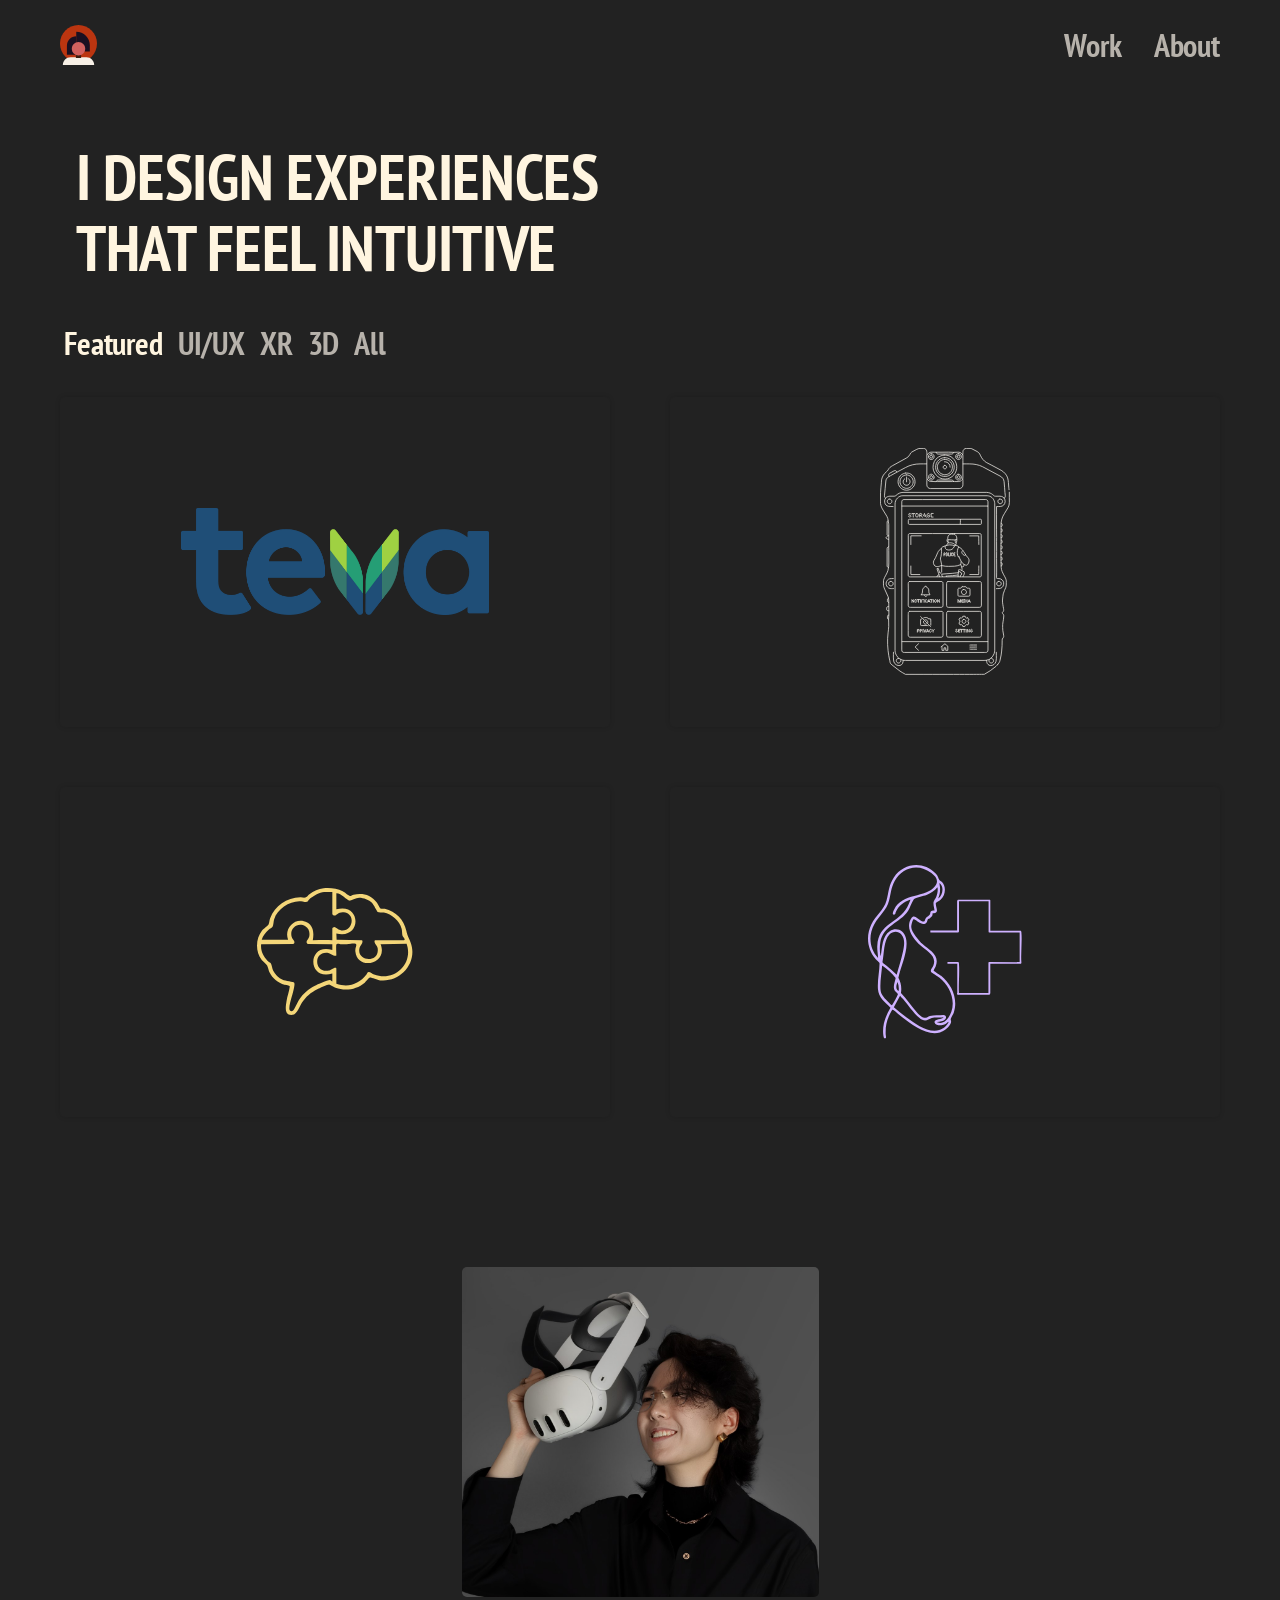
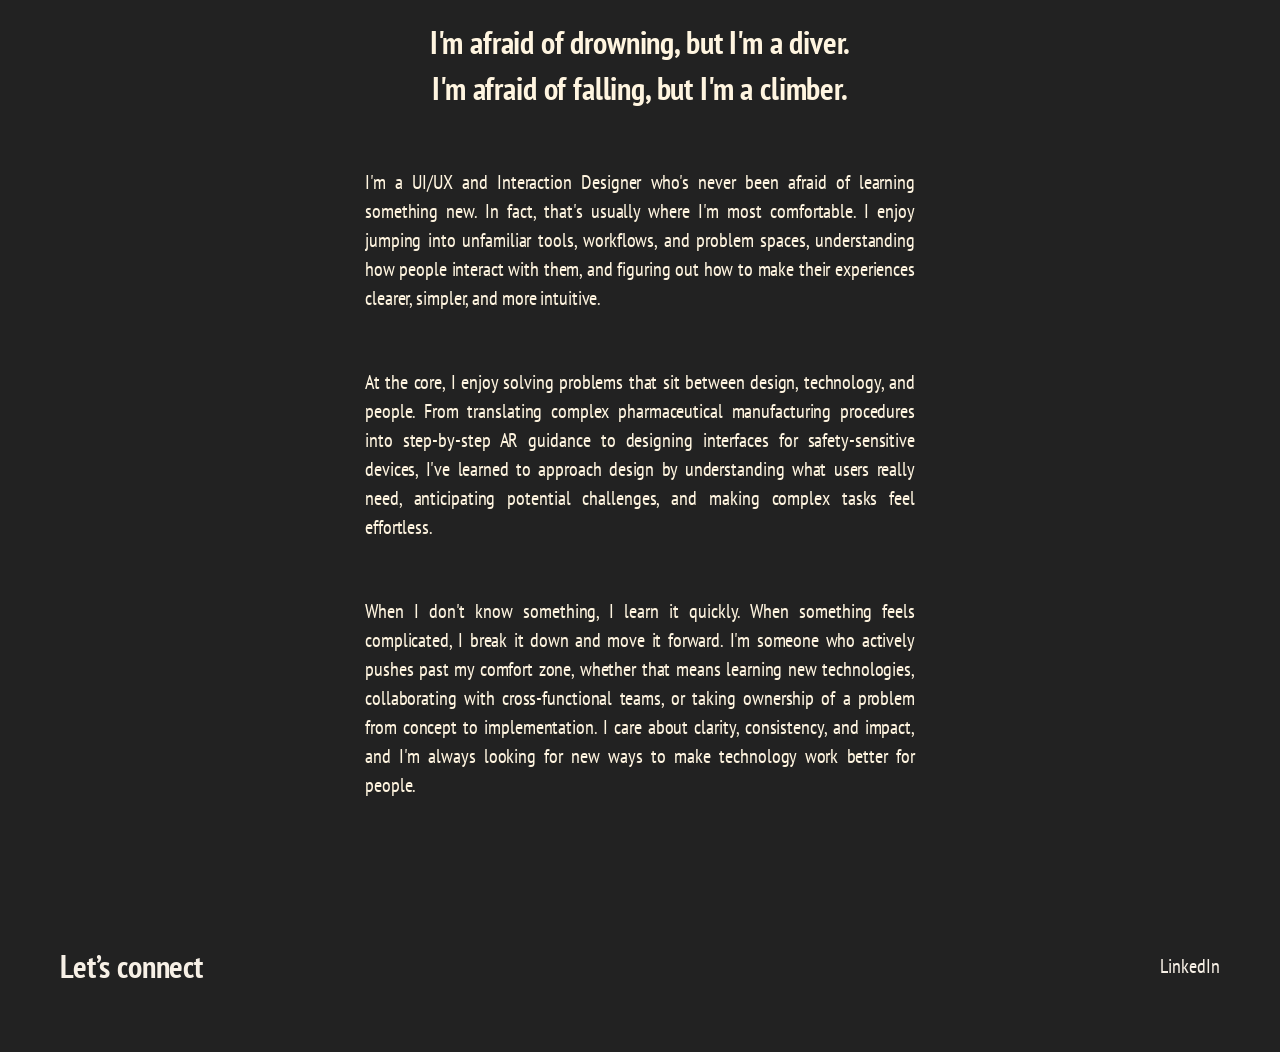
<file: index.html>
<!doctype html>
<html lang="en">
<head>
<meta charset="utf-8">
<meta name="viewport" content="width=device-width, initial-scale=1">
<title>Xinyu Jane Yao — Work</title>
<meta name="description" content="Xinyu Jane Yao — UI/UX, interaction and XR design portfolio.">
<link rel="icon" href="assets/logo.svg" type="image/svg+xml">
<link rel="preconnect" href="https://fonts.googleapis.com">
<link rel="stylesheet" href="https://fonts.googleapis.com/css2?family=PT+Sans+Narrow:wght@400;700&amp;display=swap">
<style>
body{margin:0;background:#222}
a{color:#fff5e0;text-decoration:none}a:hover{color:#ffffff}
.rot{transition:opacity 500ms ease-in-out, transform 500ms ease-in-out}
.fade{transition:opacity 300ms ease, box-shadow 300ms ease}
.pump{transition:transform 260ms cubic-bezier(.34,1.7,.64,1);transform-origin:center}
.pump:hover{transform:scale(1.06)}
.pump-medal:hover{transform:scale(1.12)}
@media (prefers-reduced-motion: reduce){.rot,.fade,.pump{transition:none}.pump:hover,.pump-medal:hover{transform:none}}
</style>
<link rel="stylesheet" href="site.css">
</head>
<body>
<div style="width: 100%; min-height: 100vh; background: #222222; color: #fff5e0; font-family: 'PT Sans Narrow', sans-serif; display: flex; flex-direction: column; align-items: center; gap: 60px; overflow-x: clip">

<header style="position: sticky; top: 0; z-index: 100; width: 100%; max-width: 1280px; box-sizing: border-box; padding: 24px clamp(16px, 4.7vw, 60px); display: flex; justify-content: space-between; align-items: center; gap: 16px; background: #222222; box-shadow: 0 0 0 100vmax #222222; clip-path: inset(0 -100vmax)">
<a href="#" aria-label="Xinyu Jane Yao — home" style="display: block; width: 37px; height: 40px"><img src="assets/logo.svg" alt="" style="display: block; width: 37px; height: 40px"></a>
<nav aria-label="Main" style="display: flex; align-items: center; gap: 32px">
<a href="#" style="font-weight: 700; font-size: 32px; letter-spacing: -0.16px; line-height: 0.95; color: rgba(247,240,230,0.7); border-radius: 12px; padding: 6px 0">Work</a>
<a href="about.html" style="font-weight: 700; font-size: 32px; letter-spacing: -0.16px; line-height: 0.95; color: rgba(247,240,230,0.7); border-radius: 12px; padding: 6px 0">About</a>
</nav>
</header>

<main style="width: 100%; display: flex; flex-direction: column; align-items: center; gap: 30px">
<section aria-label="Intro" style="width: 100%; max-width: 1160px; box-sizing: border-box; padding: 0 16px 15px">
<h1 style="margin: 0; font-weight: 700; font-size: clamp(36px, 5vw, 64px); letter-spacing: -0.32px; line-height: 0.85; color: #fff5e0; display: flex; flex-direction: column; gap: 16px">
<span>I DESIGN EXPERIENCES</span>
<span>THAT FEEL <span style="position: relative; display: inline-block; vertical-align: baseline"><span aria-hidden="true" style="opacity: 0">INTUITIVE</span><span class="rot" aria-hidden="false" style="position: absolute; left: 0; top: 0; white-space: nowrap; opacity: 1; transform: translateY(0)">INTUITIVE</span><span class="rot" aria-hidden="true" style="position: absolute; left: 0; top: 0; white-space: nowrap; opacity: 0; transform: translateY(-8px)">IMMERSIVE</span><span class="rot" aria-hidden="true" style="position: absolute; left: 0; top: 0; white-space: nowrap; opacity: 0; transform: translateY(-8px)">JOYFUL</span></span></span>
</h1>
</section>

<section aria-label="Projects" style="width: 100%; max-width: 1220px; box-sizing: border-box; padding: 0 16px; display: flex; flex-direction: column; align-items: center">
<div role="group" aria-label="Filter projects" style="width: 100%; max-width: 1152px; display: flex; flex-wrap: wrap; align-items: center; gap: 15px">

<button type="button" aria-pressed="true" style="background: none; border: none; cursor: pointer; padding: 8px 0; min-height: 44px; border-radius: 12px; font-family: 'PT Sans Narrow', sans-serif; font-weight: 700; font-size: clamp(24px, 2.5vw, 32px); letter-spacing: -0.16px; line-height: 0.95; color: #fff5e0" data-filter="Featured">Featured</button>

<button type="button" aria-pressed="false" style="background: none; border: none; cursor: pointer; padding: 8px 0; min-height: 44px; border-radius: 12px; font-family: 'PT Sans Narrow', sans-serif; font-weight: 700; font-size: clamp(24px, 2.5vw, 32px); letter-spacing: -0.16px; line-height: 0.95; color: rgba(247,240,230,0.7)" data-filter="UI/UX">UI/UX</button>

<button type="button" aria-pressed="false" style="background: none; border: none; cursor: pointer; padding: 8px 0; min-height: 44px; border-radius: 12px; font-family: 'PT Sans Narrow', sans-serif; font-weight: 700; font-size: clamp(24px, 2.5vw, 32px); letter-spacing: -0.16px; line-height: 0.95; color: rgba(247,240,230,0.7)" data-filter="XR">XR</button>

<button type="button" aria-pressed="false" style="background: none; border: none; cursor: pointer; padding: 8px 0; min-height: 44px; border-radius: 12px; font-family: 'PT Sans Narrow', sans-serif; font-weight: 700; font-size: clamp(24px, 2.5vw, 32px); letter-spacing: -0.16px; line-height: 0.95; color: rgba(247,240,230,0.7)" data-filter="3D">3D</button>

<button type="button" aria-pressed="false" style="background: none; border: none; cursor: pointer; padding: 8px 0; min-height: 44px; border-radius: 12px; font-family: 'PT Sans Narrow', sans-serif; font-weight: 700; font-size: clamp(24px, 2.5vw, 32px); letter-spacing: -0.16px; line-height: 0.95; color: rgba(247,240,230,0.7)" data-filter="All">All</button>

</div>

<div style="width: 100%; max-width: 1160px; padding: 30px 0; display: flex; flex-wrap: wrap; justify-content: center; gap: 60px">

<div class="fade card" style="--rgb: 159,209,66; position: relative; flex: 1 1 420px; max-width: 550px; min-width: 0; aspect-ratio: 5 / 3; border-radius: 5px; box-shadow: 0 0 5px 0 rgba(0,0,0,0.15)">
<a href="teva.html" aria-label="Teva Pharmaceuticals — AR | Automation | Visual Design, 2026 - Present" style="position: absolute; inset: 0; display: block; border-radius: 5px; overflow: hidden; background: #222222">
<div style="position: absolute; inset: 0; display: flex; justify-content: center; align-items: center">
<img src="assets/teva-logo.png" alt="" style="display: block; width: 56%; height: 40%; object-fit: contain">
</div>
<div class="fade ov" style="position: absolute; inset: 0; border-radius: 5px; background: #222222; display: flex; flex-direction: column; align-items: center; justify-content: center; gap: 15px; box-shadow: inset 0 0 5px 0 rgba(159,209,66,0.25); opacity: 0">

<p class="pump" style="position: relative; margin: 0; font-weight: 700; font-size: 32px; letter-spacing: -0.16px; line-height: 0.95; text-align: center; color: #fff5e0">Teva Pharmaceuticals</p>
<div style="position: relative; display: flex; flex-direction: column; align-items: center">
<p class="pump" style="margin: 0; font-size: 20px; letter-spacing: -0.1px; line-height: 1.45; text-align: center; color: #fff5e0">AR | Automation | Visual Design</p>
<p class="pump" style="margin: 0; font-size: 20px; letter-spacing: -0.1px; line-height: 1.45; text-align: center; color: #fff5e0">2026 - Present</p>
</div>
</div>
</a>

</div>

<div class="fade card" style="--rgb: 244,242,237; position: relative; flex: 1 1 420px; max-width: 550px; min-width: 0; aspect-ratio: 5 / 3; border-radius: 5px; box-shadow: 0 0 5px 0 rgba(0,0,0,0.15)">
<a href="bwc.html" aria-label="Body-Worn Camera — UI/UX | Human-Centered Design, 2026" style="position: absolute; inset: 0; display: block; border-radius: 5px; overflow: hidden; background: #222222">
<div style="position: absolute; inset: 0; display: flex; justify-content: center; align-items: center">
<img src="assets/thumb-bwc.svg" alt="" style="display: block; width: 23.8%; height: 68.8%; object-fit: contain">
</div>
<div class="fade ov" style="position: absolute; inset: 0; border-radius: 5px; background: #222222; display: flex; flex-direction: column; align-items: center; justify-content: center; gap: 15px; box-shadow: inset 0 0 5px 0 rgba(244,242,237,0.25); opacity: 0">

<p class="pump" style="position: relative; margin: 0; font-weight: 700; font-size: 32px; letter-spacing: -0.16px; line-height: 0.95; text-align: center; color: #fff5e0">Body-Worn Camera</p>
<div style="position: relative; display: flex; flex-direction: column; align-items: center">
<p class="pump" style="margin: 0; font-size: 20px; letter-spacing: -0.1px; line-height: 1.45; text-align: center; color: #fff5e0">UI/UX | Human-Centered Design</p>
<p class="pump" style="margin: 0; font-size: 20px; letter-spacing: -0.1px; line-height: 1.45; text-align: center; color: #fff5e0">2026</p>
</div>
</div>
</a>

</div>

<div class="fade card" style="--rgb: 244,214,121; position: relative; flex: 1 1 420px; max-width: 550px; min-width: 0; aspect-ratio: 5 / 3; border-radius: 5px; box-shadow: 0 0 5px 0 rgba(0,0,0,0.15)">
<a href="applied-behavior.html" aria-label="Applied Behavior — Medical | Education | Unity, 2025" style="position: absolute; inset: 0; display: block; border-radius: 5px; overflow: hidden; background: #222222">
<div style="position: absolute; inset: 0; display: flex; justify-content: center; align-items: center">
<img src="assets/thumb-applied-behavior.svg" alt="" style="display: block; width: 28.5%; height: 38.8%; object-fit: contain">
</div>
<div class="fade ov" style="position: absolute; inset: 0; border-radius: 5px; background: #222222; display: flex; flex-direction: column; align-items: center; justify-content: center; gap: 15px; box-shadow: inset 0 0 5px 0 rgba(244,214,121,0.25); opacity: 0">

<p class="pump" style="position: relative; margin: 0; font-weight: 700; font-size: 32px; letter-spacing: -0.16px; line-height: 0.95; text-align: center; color: #fff5e0">Applied Behavior</p>
<div style="position: relative; display: flex; flex-direction: column; align-items: center">
<p class="pump" style="margin: 0; font-size: 20px; letter-spacing: -0.1px; line-height: 1.45; text-align: center; color: #fff5e0">Medical | Education | Unity</p>
<p class="pump" style="margin: 0; font-size: 20px; letter-spacing: -0.1px; line-height: 1.45; text-align: center; color: #fff5e0">2025</p>
</div>
</div>
</a>

</div>

<div class="fade card" style="--rgb: 206,177,255; position: relative; flex: 1 1 420px; max-width: 550px; min-width: 0; aspect-ratio: 5 / 3; border-radius: 5px; box-shadow: 0 0 5px 0 rgba(0,0,0,0.15)">
<a href="obstetrics.html" aria-label="Obstetrics — Medical | Unity, 2025 - 2026" style="position: absolute; inset: 0; display: block; border-radius: 5px; overflow: hidden; background: #222222">
<div style="position: absolute; inset: 0; display: flex; justify-content: center; align-items: center">
<img src="assets/thumb-obstetrics.svg" alt="" style="display: block; width: 28%; height: 52.7%; object-fit: contain">
</div>
<div class="fade ov" style="position: absolute; inset: 0; border-radius: 5px; background: #222222; display: flex; flex-direction: column; align-items: center; justify-content: center; gap: 15px; box-shadow: inset 0 0 5px 0 rgba(206,177,255,0.25); opacity: 0">

<p class="pump" style="position: relative; margin: 0; font-weight: 700; font-size: 32px; letter-spacing: -0.16px; line-height: 0.95; text-align: center; color: #fff5e0">Obstetrics</p>
<div style="position: relative; display: flex; flex-direction: column; align-items: center">
<p class="pump" style="margin: 0; font-size: 20px; letter-spacing: -0.1px; line-height: 1.45; text-align: center; color: #fff5e0">Medical | Unity</p>
<p class="pump" style="margin: 0; font-size: 20px; letter-spacing: -0.1px; line-height: 1.45; text-align: center; color: #fff5e0">2025 - 2026</p>
</div>
</div>
</a>

</div>


</div>
</section>
</main>

<section id="about" aria-label="About Jane" style="width: 100%; max-width: 1280px; box-sizing: border-box; padding: 60px clamp(16px, 5vw, 64px) 0; display: flex; flex-direction: column; align-items: center; gap: 30px">
<img src="assets/profile.jpg" alt="Jane smiling and lifting a VR headset off her head" style="display: block; width: 357px; max-width: 100%; aspect-ratio: 357 / 330; object-fit: cover; object-position: 20% 0; border-radius: 5px">
<div style="width: 100%; max-width: 1160px; display: flex; flex-direction: column; align-items: center; gap: 45px">
<h2 style="margin: 0; width: 100%; font-weight: 700; font-size: 32px; letter-spacing: -0.16px; line-height: 0.95; text-align: center; color: #fff5e0; display: flex; flex-direction: column; gap: 16px">
<span>I'm afraid of drowning, but I'm a diver.</span>
<span>I'm afraid of falling, but I'm a climber.</span>
</h2>
<div style="width: 100%; display: flex; flex-direction: column; align-items: center; gap: 15px">
<div style="margin: 0; width: 100%; max-width: 550px; font-size: 20px; letter-spacing: -0.1px; line-height: 1.45; text-align: justify; color: #fff5e0"><p data-pm-slice="1 1 []">I'm a UI/UX and Interaction Designer who's never been afraid of learning something new. In fact, that's usually where I'm most comfortable. I enjoy jumping into unfamiliar tools, workflows, and problem spaces, understanding how people interact with them, and figuring out how to make their experiences clearer, simpler, and more intuitive.</p></div>
<div style="margin: 0; width: 100%; max-width: 550px; font-size: 20px; letter-spacing: -0.1px; line-height: 1.45; text-align: justify; color: #fff5e0"><p data-pm-slice="1 1 []">At the core, I enjoy solving problems that sit between design, technology, and people. From translating complex pharmaceutical manufacturing procedures into step-by-step AR guidance to designing interfaces for safety-sensitive devices, I've learned to approach design by understanding what users really need, anticipating potential challenges, and making complex tasks feel effortless.</p></div>
<div style="margin: 0; width: 100%; max-width: 550px; font-size: 20px; letter-spacing: -0.1px; line-height: 1.45; text-align: justify; color: #fff5e0"><p data-pm-slice="1 1 []">When I don't know something, I learn it quickly. When something feels complicated, I break it down and move it forward. I'm someone who actively pushes past my comfort zone, whether that means learning new technologies, collaborating with cross-functional teams, or taking ownership of a problem from concept to implementation. I care about clarity, consistency, and impact, and I'm always looking for new ways to make technology work better for people.</p></div>
</div>
</div>
</section>

<footer style="width: 100%; max-width: 1280px; box-sizing: border-box; padding: 64px clamp(16px, 4.7vw, 60px); display: flex; justify-content: space-between; align-items: center; gap: 16px">
<p style="margin: 0; font-weight: 700; font-size: 32px; letter-spacing: -0.16px; line-height: 0.95; color: #f7f0e6">Let’s connect</p>
<nav aria-label="Social">
<a href="https://www.linkedin.com/in/xinyu-jane-yao-3784961b5" style="display: inline-flex; align-items: center; min-height: 44px; font-size: 20px; color: #f7f0e6">LinkedIn</a>
</nav>
</footer>

</div>
<template data-view="UI/UX"><section aria-label="Projects" style="width: 100%; max-width: 1220px; box-sizing: border-box; padding: 0 16px; display: flex; flex-direction: column; align-items: center">
<div role="group" aria-label="Filter projects" style="width: 100%; max-width: 1152px; display: flex; flex-wrap: wrap; align-items: center; gap: 15px">

<button type="button" aria-pressed="false" style="background: none; border: none; cursor: pointer; padding: 8px 0; min-height: 44px; border-radius: 12px; font-family: 'PT Sans Narrow', sans-serif; font-weight: 700; font-size: clamp(24px, 2.5vw, 32px); letter-spacing: -0.16px; line-height: 0.95; color: rgba(247,240,230,0.7)" data-filter="Featured">Featured</button>

<button type="button" aria-pressed="true" style="background: none; border: none; cursor: pointer; padding: 8px 0; min-height: 44px; border-radius: 12px; font-family: 'PT Sans Narrow', sans-serif; font-weight: 700; font-size: clamp(24px, 2.5vw, 32px); letter-spacing: -0.16px; line-height: 0.95; color: #fff5e0" data-filter="UI/UX">UI/UX</button>

<button type="button" aria-pressed="false" style="background: none; border: none; cursor: pointer; padding: 8px 0; min-height: 44px; border-radius: 12px; font-family: 'PT Sans Narrow', sans-serif; font-weight: 700; font-size: clamp(24px, 2.5vw, 32px); letter-spacing: -0.16px; line-height: 0.95; color: rgba(247,240,230,0.7)" data-filter="XR">XR</button>

<button type="button" aria-pressed="false" style="background: none; border: none; cursor: pointer; padding: 8px 0; min-height: 44px; border-radius: 12px; font-family: 'PT Sans Narrow', sans-serif; font-weight: 700; font-size: clamp(24px, 2.5vw, 32px); letter-spacing: -0.16px; line-height: 0.95; color: rgba(247,240,230,0.7)" data-filter="3D">3D</button>

<button type="button" aria-pressed="false" style="background: none; border: none; cursor: pointer; padding: 8px 0; min-height: 44px; border-radius: 12px; font-family: 'PT Sans Narrow', sans-serif; font-weight: 700; font-size: clamp(24px, 2.5vw, 32px); letter-spacing: -0.16px; line-height: 0.95; color: rgba(247,240,230,0.7)" data-filter="All">All</button>

</div>

<div style="width: 100%; max-width: 1160px; padding: 30px 0; display: flex; flex-wrap: wrap; justify-content: center; gap: 60px">

<div class="fade card" style="--rgb: 159,209,66; position: relative; flex: 1 1 420px; max-width: 550px; min-width: 0; aspect-ratio: 5 / 3; border-radius: 5px; box-shadow: 0 0 5px 0 rgba(0,0,0,0.15)">
<a href="teva.html" aria-label="Teva Pharmaceuticals — AR | Automation | Visual Design, 2026 - Present" style="position: absolute; inset: 0; display: block; border-radius: 5px; overflow: hidden; background: #222222">
<div style="position: absolute; inset: 0; display: flex; justify-content: center; align-items: center">
<img src="assets/teva-logo.png" alt="" style="display: block; width: 56%; height: 40%; object-fit: contain">
</div>
<div class="fade ov" style="position: absolute; inset: 0; border-radius: 5px; background: #222222; display: flex; flex-direction: column; align-items: center; justify-content: center; gap: 15px; box-shadow: inset 0 0 5px 0 rgba(159,209,66,0.25); opacity: 0">

<p class="pump" style="position: relative; margin: 0; font-weight: 700; font-size: 32px; letter-spacing: -0.16px; line-height: 0.95; text-align: center; color: #fff5e0">Teva Pharmaceuticals</p>
<div style="position: relative; display: flex; flex-direction: column; align-items: center">
<p class="pump" style="margin: 0; font-size: 20px; letter-spacing: -0.1px; line-height: 1.45; text-align: center; color: #fff5e0">AR | Automation | Visual Design</p>
<p class="pump" style="margin: 0; font-size: 20px; letter-spacing: -0.1px; line-height: 1.45; text-align: center; color: #fff5e0">2026 - Present</p>
</div>
</div>
</a>

</div>

<div class="fade card" style="--rgb: 244,242,237; position: relative; flex: 1 1 420px; max-width: 550px; min-width: 0; aspect-ratio: 5 / 3; border-radius: 5px; box-shadow: 0 0 5px 0 rgba(0,0,0,0.15)">
<a href="bwc.html" aria-label="Body-Worn Camera — UI/UX | Human-Centered Design, 2026" style="position: absolute; inset: 0; display: block; border-radius: 5px; overflow: hidden; background: #222222">
<div style="position: absolute; inset: 0; display: flex; justify-content: center; align-items: center">
<img src="assets/thumb-bwc.svg" alt="" style="display: block; width: 23.8%; height: 68.8%; object-fit: contain">
</div>
<div class="fade ov" style="position: absolute; inset: 0; border-radius: 5px; background: #222222; display: flex; flex-direction: column; align-items: center; justify-content: center; gap: 15px; box-shadow: inset 0 0 5px 0 rgba(244,242,237,0.25); opacity: 0">

<p class="pump" style="position: relative; margin: 0; font-weight: 700; font-size: 32px; letter-spacing: -0.16px; line-height: 0.95; text-align: center; color: #fff5e0">Body-Worn Camera</p>
<div style="position: relative; display: flex; flex-direction: column; align-items: center">
<p class="pump" style="margin: 0; font-size: 20px; letter-spacing: -0.1px; line-height: 1.45; text-align: center; color: #fff5e0">UI/UX | Human-Centered Design</p>
<p class="pump" style="margin: 0; font-size: 20px; letter-spacing: -0.1px; line-height: 1.45; text-align: center; color: #fff5e0">2026</p>
</div>
</div>
</a>

</div>


</div>
</section></template>
<template data-view="XR"><section aria-label="Projects" style="width: 100%; max-width: 1220px; box-sizing: border-box; padding: 0 16px; display: flex; flex-direction: column; align-items: center">
<div role="group" aria-label="Filter projects" style="width: 100%; max-width: 1152px; display: flex; flex-wrap: wrap; align-items: center; gap: 15px">

<button type="button" aria-pressed="false" style="background: none; border: none; cursor: pointer; padding: 8px 0; min-height: 44px; border-radius: 12px; font-family: 'PT Sans Narrow', sans-serif; font-weight: 700; font-size: clamp(24px, 2.5vw, 32px); letter-spacing: -0.16px; line-height: 0.95; color: rgba(247,240,230,0.7)" data-filter="Featured">Featured</button>

<button type="button" aria-pressed="false" style="background: none; border: none; cursor: pointer; padding: 8px 0; min-height: 44px; border-radius: 12px; font-family: 'PT Sans Narrow', sans-serif; font-weight: 700; font-size: clamp(24px, 2.5vw, 32px); letter-spacing: -0.16px; line-height: 0.95; color: rgba(247,240,230,0.7)" data-filter="UI/UX">UI/UX</button>

<button type="button" aria-pressed="true" style="background: none; border: none; cursor: pointer; padding: 8px 0; min-height: 44px; border-radius: 12px; font-family: 'PT Sans Narrow', sans-serif; font-weight: 700; font-size: clamp(24px, 2.5vw, 32px); letter-spacing: -0.16px; line-height: 0.95; color: #fff5e0" data-filter="XR">XR</button>

<button type="button" aria-pressed="false" style="background: none; border: none; cursor: pointer; padding: 8px 0; min-height: 44px; border-radius: 12px; font-family: 'PT Sans Narrow', sans-serif; font-weight: 700; font-size: clamp(24px, 2.5vw, 32px); letter-spacing: -0.16px; line-height: 0.95; color: rgba(247,240,230,0.7)" data-filter="3D">3D</button>

<button type="button" aria-pressed="false" style="background: none; border: none; cursor: pointer; padding: 8px 0; min-height: 44px; border-radius: 12px; font-family: 'PT Sans Narrow', sans-serif; font-weight: 700; font-size: clamp(24px, 2.5vw, 32px); letter-spacing: -0.16px; line-height: 0.95; color: rgba(247,240,230,0.7)" data-filter="All">All</button>

</div>

<div style="width: 100%; max-width: 1160px; padding: 30px 0; display: flex; flex-wrap: wrap; justify-content: center; gap: 60px">

<div class="fade card" style="--rgb: 159,209,66; position: relative; flex: 1 1 420px; max-width: 550px; min-width: 0; aspect-ratio: 5 / 3; border-radius: 5px; box-shadow: 0 0 5px 0 rgba(0,0,0,0.15)">
<a href="teva.html" aria-label="Teva Pharmaceuticals — AR | Automation | Visual Design, 2026 - Present" style="position: absolute; inset: 0; display: block; border-radius: 5px; overflow: hidden; background: #222222">
<div style="position: absolute; inset: 0; display: flex; justify-content: center; align-items: center">
<img src="assets/teva-logo.png" alt="" style="display: block; width: 56%; height: 40%; object-fit: contain">
</div>
<div class="fade ov" style="position: absolute; inset: 0; border-radius: 5px; background: #222222; display: flex; flex-direction: column; align-items: center; justify-content: center; gap: 15px; box-shadow: inset 0 0 5px 0 rgba(159,209,66,0.25); opacity: 0">

<p class="pump" style="position: relative; margin: 0; font-weight: 700; font-size: 32px; letter-spacing: -0.16px; line-height: 0.95; text-align: center; color: #fff5e0">Teva Pharmaceuticals</p>
<div style="position: relative; display: flex; flex-direction: column; align-items: center">
<p class="pump" style="margin: 0; font-size: 20px; letter-spacing: -0.1px; line-height: 1.45; text-align: center; color: #fff5e0">AR | Automation | Visual Design</p>
<p class="pump" style="margin: 0; font-size: 20px; letter-spacing: -0.1px; line-height: 1.45; text-align: center; color: #fff5e0">2026 - Present</p>
</div>
</div>
</a>

</div>

<div class="fade card" style="--rgb: 244,214,121; position: relative; flex: 1 1 420px; max-width: 550px; min-width: 0; aspect-ratio: 5 / 3; border-radius: 5px; box-shadow: 0 0 5px 0 rgba(0,0,0,0.15)">
<a href="applied-behavior.html" aria-label="Applied Behavior — Medical | Education | Unity, 2025" style="position: absolute; inset: 0; display: block; border-radius: 5px; overflow: hidden; background: #222222">
<div style="position: absolute; inset: 0; display: flex; justify-content: center; align-items: center">
<img src="assets/thumb-applied-behavior.svg" alt="" style="display: block; width: 28.5%; height: 38.8%; object-fit: contain">
</div>
<div class="fade ov" style="position: absolute; inset: 0; border-radius: 5px; background: #222222; display: flex; flex-direction: column; align-items: center; justify-content: center; gap: 15px; box-shadow: inset 0 0 5px 0 rgba(244,214,121,0.25); opacity: 0">

<p class="pump" style="position: relative; margin: 0; font-weight: 700; font-size: 32px; letter-spacing: -0.16px; line-height: 0.95; text-align: center; color: #fff5e0">Applied Behavior</p>
<div style="position: relative; display: flex; flex-direction: column; align-items: center">
<p class="pump" style="margin: 0; font-size: 20px; letter-spacing: -0.1px; line-height: 1.45; text-align: center; color: #fff5e0">Medical | Education | Unity</p>
<p class="pump" style="margin: 0; font-size: 20px; letter-spacing: -0.1px; line-height: 1.45; text-align: center; color: #fff5e0">2025</p>
</div>
</div>
</a>

</div>

<div class="fade card" style="--rgb: 206,177,255; position: relative; flex: 1 1 420px; max-width: 550px; min-width: 0; aspect-ratio: 5 / 3; border-radius: 5px; box-shadow: 0 0 5px 0 rgba(0,0,0,0.15)">
<a href="obstetrics.html" aria-label="Obstetrics — Medical | Unity, 2025 - 2026" style="position: absolute; inset: 0; display: block; border-radius: 5px; overflow: hidden; background: #222222">
<div style="position: absolute; inset: 0; display: flex; justify-content: center; align-items: center">
<img src="assets/thumb-obstetrics.svg" alt="" style="display: block; width: 28%; height: 52.7%; object-fit: contain">
</div>
<div class="fade ov" style="position: absolute; inset: 0; border-radius: 5px; background: #222222; display: flex; flex-direction: column; align-items: center; justify-content: center; gap: 15px; box-shadow: inset 0 0 5px 0 rgba(206,177,255,0.25); opacity: 0">

<p class="pump" style="position: relative; margin: 0; font-weight: 700; font-size: 32px; letter-spacing: -0.16px; line-height: 0.95; text-align: center; color: #fff5e0">Obstetrics</p>
<div style="position: relative; display: flex; flex-direction: column; align-items: center">
<p class="pump" style="margin: 0; font-size: 20px; letter-spacing: -0.1px; line-height: 1.45; text-align: center; color: #fff5e0">Medical | Unity</p>
<p class="pump" style="margin: 0; font-size: 20px; letter-spacing: -0.1px; line-height: 1.45; text-align: center; color: #fff5e0">2025 - 2026</p>
</div>
</div>
</a>

</div>

<div class="fade card" style="--rgb: 255,165,166; position: relative; flex: 1 1 420px; max-width: 550px; min-width: 0; aspect-ratio: 5 / 3; border-radius: 5px; box-shadow: 0 0 5px 0 rgba(0,0,0,0.15)">
<a href="eye.html" aria-label="The Eye — Medical | XR, 2026" style="position: absolute; inset: 0; display: block; border-radius: 5px; overflow: hidden; background: #222222">
<div style="position: absolute; inset: 0; display: flex; justify-content: center; align-items: center">
<img src="assets/thumb-eye.svg" alt="" style="display: block; width: 31.1%; height: 51.5%; object-fit: contain">
</div>
<div class="fade ov" style="position: absolute; inset: 0; border-radius: 5px; background: #222222; display: flex; flex-direction: column; align-items: center; justify-content: center; gap: 15px; box-shadow: inset 0 0 5px 0 rgba(255,165,166,0.25); opacity: 0">

<p class="pump" style="position: relative; margin: 0; font-weight: 700; font-size: 32px; letter-spacing: -0.16px; line-height: 0.95; text-align: center; color: #fff5e0">The Eye</p>
<div style="position: relative; display: flex; flex-direction: column; align-items: center">
<p class="pump" style="margin: 0; font-size: 20px; letter-spacing: -0.1px; line-height: 1.45; text-align: center; color: #fff5e0">Medical | XR</p>
<p class="pump" style="margin: 0; font-size: 20px; letter-spacing: -0.1px; line-height: 1.45; text-align: center; color: #fff5e0">2026</p>
</div>
</div>
</a>

</div>


</div>
</section></template>
<template data-view="3D"><section aria-label="Projects" style="width: 100%; max-width: 1220px; box-sizing: border-box; padding: 0 16px; display: flex; flex-direction: column; align-items: center">
<div role="group" aria-label="Filter projects" style="width: 100%; max-width: 1152px; display: flex; flex-wrap: wrap; align-items: center; gap: 15px">

<button type="button" aria-pressed="false" style="background: none; border: none; cursor: pointer; padding: 8px 0; min-height: 44px; border-radius: 12px; font-family: 'PT Sans Narrow', sans-serif; font-weight: 700; font-size: clamp(24px, 2.5vw, 32px); letter-spacing: -0.16px; line-height: 0.95; color: rgba(247,240,230,0.7)" data-filter="Featured">Featured</button>

<button type="button" aria-pressed="false" style="background: none; border: none; cursor: pointer; padding: 8px 0; min-height: 44px; border-radius: 12px; font-family: 'PT Sans Narrow', sans-serif; font-weight: 700; font-size: clamp(24px, 2.5vw, 32px); letter-spacing: -0.16px; line-height: 0.95; color: rgba(247,240,230,0.7)" data-filter="UI/UX">UI/UX</button>

<button type="button" aria-pressed="false" style="background: none; border: none; cursor: pointer; padding: 8px 0; min-height: 44px; border-radius: 12px; font-family: 'PT Sans Narrow', sans-serif; font-weight: 700; font-size: clamp(24px, 2.5vw, 32px); letter-spacing: -0.16px; line-height: 0.95; color: rgba(247,240,230,0.7)" data-filter="XR">XR</button>

<button type="button" aria-pressed="true" style="background: none; border: none; cursor: pointer; padding: 8px 0; min-height: 44px; border-radius: 12px; font-family: 'PT Sans Narrow', sans-serif; font-weight: 700; font-size: clamp(24px, 2.5vw, 32px); letter-spacing: -0.16px; line-height: 0.95; color: #fff5e0" data-filter="3D">3D</button>

<button type="button" aria-pressed="false" style="background: none; border: none; cursor: pointer; padding: 8px 0; min-height: 44px; border-radius: 12px; font-family: 'PT Sans Narrow', sans-serif; font-weight: 700; font-size: clamp(24px, 2.5vw, 32px); letter-spacing: -0.16px; line-height: 0.95; color: rgba(247,240,230,0.7)" data-filter="All">All</button>

</div>

<div style="width: 100%; max-width: 1160px; padding: 30px 0; display: flex; flex-wrap: wrap; justify-content: center; gap: 60px">

<div class="fade card" style="--rgb: 255,200,56; position: relative; flex: 1 1 420px; max-width: 550px; min-width: 0; aspect-ratio: 5 / 3; border-radius: 5px; box-shadow: 0 0 5px 0 rgba(0,0,0,0.15)">
<a href="machine.html" aria-label="The Machine — 3D Environment Art | Unreal Engine, 2025" style="position: absolute; inset: 0; display: block; border-radius: 5px; overflow: hidden; background: #222222">
<div style="position: absolute; inset: 0; display: flex; justify-content: center; align-items: flex-end">
<img src="assets/thumb-machine.svg" alt="" style="display: block; width: 88.24%; height: 96.97%; object-fit: contain">
</div>
<div class="fade ov" style="position: absolute; inset: 0; border-radius: 5px; background: #222222; display: flex; flex-direction: column; align-items: center; justify-content: center; gap: 15px; box-shadow: inset 0 0 5px 0 rgba(255,200,56,0.25); opacity: 0">

<img src="assets/render-0004.jpg" alt="" style="position: absolute; inset: 0; width: 100%; height: 100%; object-fit: cover; opacity: 0.2; border-radius: 5px; pointer-events: none">

<p class="pump" style="position: relative; margin: 0; font-weight: 700; font-size: 32px; letter-spacing: -0.16px; line-height: 0.95; text-align: center; color: #fff5e0">The Machine</p>
<div style="position: relative; display: flex; flex-direction: column; align-items: center">
<p class="pump" style="margin: 0; font-size: 20px; letter-spacing: -0.1px; line-height: 1.45; text-align: center; color: #fff5e0">3D Environment Art | Unreal Engine</p>
<p class="pump" style="margin: 0; font-size: 20px; letter-spacing: -0.1px; line-height: 1.45; text-align: center; color: #fff5e0">2025</p>
</div>
</div>
</a>

<a class="pump pump-medal" href="https://leartesstudios.com/challenges/veiled-realms-art-challenge" target="_blank" rel="noopener" aria-label="Veiled Realms Art Challenge, 3D Environment Student Winner (opens in a new tab)" style="position: absolute; right: 20px; top: 20px; width: 47px; height: 47px; z-index: 1; display: block; border-radius: 50%">
<img src="assets/machine-medal.svg" alt="" style="display: block; width: 47px; height: 47px">
</a>

</div>

<div class="fade card" style="--rgb: 244,55,55; position: relative; flex: 1 1 420px; max-width: 550px; min-width: 0; aspect-ratio: 5 / 3; border-radius: 5px; box-shadow: 0 0 5px 0 rgba(0,0,0,0.15)">
<a href="temple.html" aria-label="The Temple — 3D Environment Art | Unity, 2025" style="position: absolute; inset: 0; display: block; border-radius: 5px; overflow: hidden; background: #222222">
<div style="position: absolute; inset: 0; display: flex; justify-content: center; align-items: center">
<img src="assets/thumb-temple.svg" alt="" style="display: block; width: 89%; height: 98.8%; object-fit: contain">
</div>
<div class="fade ov" style="position: absolute; inset: 0; border-radius: 5px; background: #222222; display: flex; flex-direction: column; align-items: center; justify-content: center; gap: 15px; box-shadow: inset 0 0 5px 0 rgba(244,55,55,0.25); opacity: 0">

<img src="assets/end-png.jpg" alt="" style="position: absolute; inset: 0; width: 100%; height: 100%; object-fit: cover; opacity: 0.2; border-radius: 5px; pointer-events: none">

<p class="pump" style="position: relative; margin: 0; font-weight: 700; font-size: 32px; letter-spacing: -0.16px; line-height: 0.95; text-align: center; color: #fff5e0">The Temple</p>
<div style="position: relative; display: flex; flex-direction: column; align-items: center">
<p class="pump" style="margin: 0; font-size: 20px; letter-spacing: -0.1px; line-height: 1.45; text-align: center; color: #fff5e0">3D Environment Art | Unity</p>
<p class="pump" style="margin: 0; font-size: 20px; letter-spacing: -0.1px; line-height: 1.45; text-align: center; color: #fff5e0">2025</p>
</div>
</div>
</a>

</div>


</div>
</section></template>
<template data-view="All"><section aria-label="Projects" style="width: 100%; max-width: 1220px; box-sizing: border-box; padding: 0 16px; display: flex; flex-direction: column; align-items: center">
<div role="group" aria-label="Filter projects" style="width: 100%; max-width: 1152px; display: flex; flex-wrap: wrap; align-items: center; gap: 15px">

<button type="button" aria-pressed="false" style="background: none; border: none; cursor: pointer; padding: 8px 0; min-height: 44px; border-radius: 12px; font-family: 'PT Sans Narrow', sans-serif; font-weight: 700; font-size: clamp(24px, 2.5vw, 32px); letter-spacing: -0.16px; line-height: 0.95; color: rgba(247,240,230,0.7)" data-filter="Featured">Featured</button>

<button type="button" aria-pressed="false" style="background: none; border: none; cursor: pointer; padding: 8px 0; min-height: 44px; border-radius: 12px; font-family: 'PT Sans Narrow', sans-serif; font-weight: 700; font-size: clamp(24px, 2.5vw, 32px); letter-spacing: -0.16px; line-height: 0.95; color: rgba(247,240,230,0.7)" data-filter="UI/UX">UI/UX</button>

<button type="button" aria-pressed="false" style="background: none; border: none; cursor: pointer; padding: 8px 0; min-height: 44px; border-radius: 12px; font-family: 'PT Sans Narrow', sans-serif; font-weight: 700; font-size: clamp(24px, 2.5vw, 32px); letter-spacing: -0.16px; line-height: 0.95; color: rgba(247,240,230,0.7)" data-filter="XR">XR</button>

<button type="button" aria-pressed="false" style="background: none; border: none; cursor: pointer; padding: 8px 0; min-height: 44px; border-radius: 12px; font-family: 'PT Sans Narrow', sans-serif; font-weight: 700; font-size: clamp(24px, 2.5vw, 32px); letter-spacing: -0.16px; line-height: 0.95; color: rgba(247,240,230,0.7)" data-filter="3D">3D</button>

<button type="button" aria-pressed="true" style="background: none; border: none; cursor: pointer; padding: 8px 0; min-height: 44px; border-radius: 12px; font-family: 'PT Sans Narrow', sans-serif; font-weight: 700; font-size: clamp(24px, 2.5vw, 32px); letter-spacing: -0.16px; line-height: 0.95; color: #fff5e0" data-filter="All">All</button>

</div>

<div style="width: 100%; max-width: 1160px; padding: 30px 0; display: flex; flex-wrap: wrap; justify-content: center; gap: 60px">

<div class="fade card" style="--rgb: 159,209,66; position: relative; flex: 1 1 420px; max-width: 550px; min-width: 0; aspect-ratio: 5 / 3; border-radius: 5px; box-shadow: 0 0 5px 0 rgba(0,0,0,0.15)">
<a href="teva.html" aria-label="Teva Pharmaceuticals — AR | Automation | Visual Design, 2026 - Present" style="position: absolute; inset: 0; display: block; border-radius: 5px; overflow: hidden; background: #222222">
<div style="position: absolute; inset: 0; display: flex; justify-content: center; align-items: center">
<img src="assets/teva-logo.png" alt="" style="display: block; width: 56%; height: 40%; object-fit: contain">
</div>
<div class="fade ov" style="position: absolute; inset: 0; border-radius: 5px; background: #222222; display: flex; flex-direction: column; align-items: center; justify-content: center; gap: 15px; box-shadow: inset 0 0 5px 0 rgba(159,209,66,0.25); opacity: 0">

<p class="pump" style="position: relative; margin: 0; font-weight: 700; font-size: 32px; letter-spacing: -0.16px; line-height: 0.95; text-align: center; color: #fff5e0">Teva Pharmaceuticals</p>
<div style="position: relative; display: flex; flex-direction: column; align-items: center">
<p class="pump" style="margin: 0; font-size: 20px; letter-spacing: -0.1px; line-height: 1.45; text-align: center; color: #fff5e0">AR | Automation | Visual Design</p>
<p class="pump" style="margin: 0; font-size: 20px; letter-spacing: -0.1px; line-height: 1.45; text-align: center; color: #fff5e0">2026 - Present</p>
</div>
</div>
</a>

</div>

<div class="fade card" style="--rgb: 244,242,237; position: relative; flex: 1 1 420px; max-width: 550px; min-width: 0; aspect-ratio: 5 / 3; border-radius: 5px; box-shadow: 0 0 5px 0 rgba(0,0,0,0.15)">
<a href="bwc.html" aria-label="Body-Worn Camera — UI/UX | Human-Centered Design, 2026" style="position: absolute; inset: 0; display: block; border-radius: 5px; overflow: hidden; background: #222222">
<div style="position: absolute; inset: 0; display: flex; justify-content: center; align-items: center">
<img src="assets/thumb-bwc.svg" alt="" style="display: block; width: 23.8%; height: 68.8%; object-fit: contain">
</div>
<div class="fade ov" style="position: absolute; inset: 0; border-radius: 5px; background: #222222; display: flex; flex-direction: column; align-items: center; justify-content: center; gap: 15px; box-shadow: inset 0 0 5px 0 rgba(244,242,237,0.25); opacity: 0">

<p class="pump" style="position: relative; margin: 0; font-weight: 700; font-size: 32px; letter-spacing: -0.16px; line-height: 0.95; text-align: center; color: #fff5e0">Body-Worn Camera</p>
<div style="position: relative; display: flex; flex-direction: column; align-items: center">
<p class="pump" style="margin: 0; font-size: 20px; letter-spacing: -0.1px; line-height: 1.45; text-align: center; color: #fff5e0">UI/UX | Human-Centered Design</p>
<p class="pump" style="margin: 0; font-size: 20px; letter-spacing: -0.1px; line-height: 1.45; text-align: center; color: #fff5e0">2026</p>
</div>
</div>
</a>

</div>

<div class="fade card" style="--rgb: 244,214,121; position: relative; flex: 1 1 420px; max-width: 550px; min-width: 0; aspect-ratio: 5 / 3; border-radius: 5px; box-shadow: 0 0 5px 0 rgba(0,0,0,0.15)">
<a href="applied-behavior.html" aria-label="Applied Behavior — Medical | Education | Unity, 2025" style="position: absolute; inset: 0; display: block; border-radius: 5px; overflow: hidden; background: #222222">
<div style="position: absolute; inset: 0; display: flex; justify-content: center; align-items: center">
<img src="assets/thumb-applied-behavior.svg" alt="" style="display: block; width: 28.5%; height: 38.8%; object-fit: contain">
</div>
<div class="fade ov" style="position: absolute; inset: 0; border-radius: 5px; background: #222222; display: flex; flex-direction: column; align-items: center; justify-content: center; gap: 15px; box-shadow: inset 0 0 5px 0 rgba(244,214,121,0.25); opacity: 0">

<p class="pump" style="position: relative; margin: 0; font-weight: 700; font-size: 32px; letter-spacing: -0.16px; line-height: 0.95; text-align: center; color: #fff5e0">Applied Behavior</p>
<div style="position: relative; display: flex; flex-direction: column; align-items: center">
<p class="pump" style="margin: 0; font-size: 20px; letter-spacing: -0.1px; line-height: 1.45; text-align: center; color: #fff5e0">Medical | Education | Unity</p>
<p class="pump" style="margin: 0; font-size: 20px; letter-spacing: -0.1px; line-height: 1.45; text-align: center; color: #fff5e0">2025</p>
</div>
</div>
</a>

</div>

<div class="fade card" style="--rgb: 206,177,255; position: relative; flex: 1 1 420px; max-width: 550px; min-width: 0; aspect-ratio: 5 / 3; border-radius: 5px; box-shadow: 0 0 5px 0 rgba(0,0,0,0.15)">
<a href="obstetrics.html" aria-label="Obstetrics — Medical | Unity, 2025 - 2026" style="position: absolute; inset: 0; display: block; border-radius: 5px; overflow: hidden; background: #222222">
<div style="position: absolute; inset: 0; display: flex; justify-content: center; align-items: center">
<img src="assets/thumb-obstetrics.svg" alt="" style="display: block; width: 28%; height: 52.7%; object-fit: contain">
</div>
<div class="fade ov" style="position: absolute; inset: 0; border-radius: 5px; background: #222222; display: flex; flex-direction: column; align-items: center; justify-content: center; gap: 15px; box-shadow: inset 0 0 5px 0 rgba(206,177,255,0.25); opacity: 0">

<p class="pump" style="position: relative; margin: 0; font-weight: 700; font-size: 32px; letter-spacing: -0.16px; line-height: 0.95; text-align: center; color: #fff5e0">Obstetrics</p>
<div style="position: relative; display: flex; flex-direction: column; align-items: center">
<p class="pump" style="margin: 0; font-size: 20px; letter-spacing: -0.1px; line-height: 1.45; text-align: center; color: #fff5e0">Medical | Unity</p>
<p class="pump" style="margin: 0; font-size: 20px; letter-spacing: -0.1px; line-height: 1.45; text-align: center; color: #fff5e0">2025 - 2026</p>
</div>
</div>
</a>

</div>

<div class="fade card" style="--rgb: 255,200,56; position: relative; flex: 1 1 420px; max-width: 550px; min-width: 0; aspect-ratio: 5 / 3; border-radius: 5px; box-shadow: 0 0 5px 0 rgba(0,0,0,0.15)">
<a href="machine.html" aria-label="The Machine — 3D Environment Art | Unreal Engine, 2025" style="position: absolute; inset: 0; display: block; border-radius: 5px; overflow: hidden; background: #222222">
<div style="position: absolute; inset: 0; display: flex; justify-content: center; align-items: flex-end">
<img src="assets/thumb-machine.svg" alt="" style="display: block; width: 88.24%; height: 96.97%; object-fit: contain">
</div>
<div class="fade ov" style="position: absolute; inset: 0; border-radius: 5px; background: #222222; display: flex; flex-direction: column; align-items: center; justify-content: center; gap: 15px; box-shadow: inset 0 0 5px 0 rgba(255,200,56,0.25); opacity: 0">

<img src="assets/render-0004.jpg" alt="" style="position: absolute; inset: 0; width: 100%; height: 100%; object-fit: cover; opacity: 0.2; border-radius: 5px; pointer-events: none">

<p class="pump" style="position: relative; margin: 0; font-weight: 700; font-size: 32px; letter-spacing: -0.16px; line-height: 0.95; text-align: center; color: #fff5e0">The Machine</p>
<div style="position: relative; display: flex; flex-direction: column; align-items: center">
<p class="pump" style="margin: 0; font-size: 20px; letter-spacing: -0.1px; line-height: 1.45; text-align: center; color: #fff5e0">3D Environment Art | Unreal Engine</p>
<p class="pump" style="margin: 0; font-size: 20px; letter-spacing: -0.1px; line-height: 1.45; text-align: center; color: #fff5e0">2025</p>
</div>
</div>
</a>

<a class="pump pump-medal" href="https://leartesstudios.com/challenges/veiled-realms-art-challenge" target="_blank" rel="noopener" aria-label="Veiled Realms Art Challenge, 3D Environment Student Winner (opens in a new tab)" style="position: absolute; right: 20px; top: 20px; width: 47px; height: 47px; z-index: 1; display: block; border-radius: 50%">
<img src="assets/machine-medal.svg" alt="" style="display: block; width: 47px; height: 47px">
</a>

</div>

<div class="fade card" style="--rgb: 244,55,55; position: relative; flex: 1 1 420px; max-width: 550px; min-width: 0; aspect-ratio: 5 / 3; border-radius: 5px; box-shadow: 0 0 5px 0 rgba(0,0,0,0.15)">
<a href="temple.html" aria-label="The Temple — 3D Environment Art | Unity, 2025" style="position: absolute; inset: 0; display: block; border-radius: 5px; overflow: hidden; background: #222222">
<div style="position: absolute; inset: 0; display: flex; justify-content: center; align-items: center">
<img src="assets/thumb-temple.svg" alt="" style="display: block; width: 89%; height: 98.8%; object-fit: contain">
</div>
<div class="fade ov" style="position: absolute; inset: 0; border-radius: 5px; background: #222222; display: flex; flex-direction: column; align-items: center; justify-content: center; gap: 15px; box-shadow: inset 0 0 5px 0 rgba(244,55,55,0.25); opacity: 0">

<img src="assets/end-png.jpg" alt="" style="position: absolute; inset: 0; width: 100%; height: 100%; object-fit: cover; opacity: 0.2; border-radius: 5px; pointer-events: none">

<p class="pump" style="position: relative; margin: 0; font-weight: 700; font-size: 32px; letter-spacing: -0.16px; line-height: 0.95; text-align: center; color: #fff5e0">The Temple</p>
<div style="position: relative; display: flex; flex-direction: column; align-items: center">
<p class="pump" style="margin: 0; font-size: 20px; letter-spacing: -0.1px; line-height: 1.45; text-align: center; color: #fff5e0">3D Environment Art | Unity</p>
<p class="pump" style="margin: 0; font-size: 20px; letter-spacing: -0.1px; line-height: 1.45; text-align: center; color: #fff5e0">2025</p>
</div>
</div>
</a>

</div>

<div class="fade card" style="--rgb: 255,165,166; position: relative; flex: 1 1 420px; max-width: 550px; min-width: 0; aspect-ratio: 5 / 3; border-radius: 5px; box-shadow: 0 0 5px 0 rgba(0,0,0,0.15)">
<a href="eye.html" aria-label="The Eye — Medical | XR, 2026" style="position: absolute; inset: 0; display: block; border-radius: 5px; overflow: hidden; background: #222222">
<div style="position: absolute; inset: 0; display: flex; justify-content: center; align-items: center">
<img src="assets/thumb-eye.svg" alt="" style="display: block; width: 31.1%; height: 51.5%; object-fit: contain">
</div>
<div class="fade ov" style="position: absolute; inset: 0; border-radius: 5px; background: #222222; display: flex; flex-direction: column; align-items: center; justify-content: center; gap: 15px; box-shadow: inset 0 0 5px 0 rgba(255,165,166,0.25); opacity: 0">

<p class="pump" style="position: relative; margin: 0; font-weight: 700; font-size: 32px; letter-spacing: -0.16px; line-height: 0.95; text-align: center; color: #fff5e0">The Eye</p>
<div style="position: relative; display: flex; flex-direction: column; align-items: center">
<p class="pump" style="margin: 0; font-size: 20px; letter-spacing: -0.1px; line-height: 1.45; text-align: center; color: #fff5e0">Medical | XR</p>
<p class="pump" style="margin: 0; font-size: 20px; letter-spacing: -0.1px; line-height: 1.45; text-align: center; color: #fff5e0">2026</p>
</div>
</div>
</a>

</div>


</div>
</section></template>
<script src="site.js" defer></script>
</body>
</html>
</file>
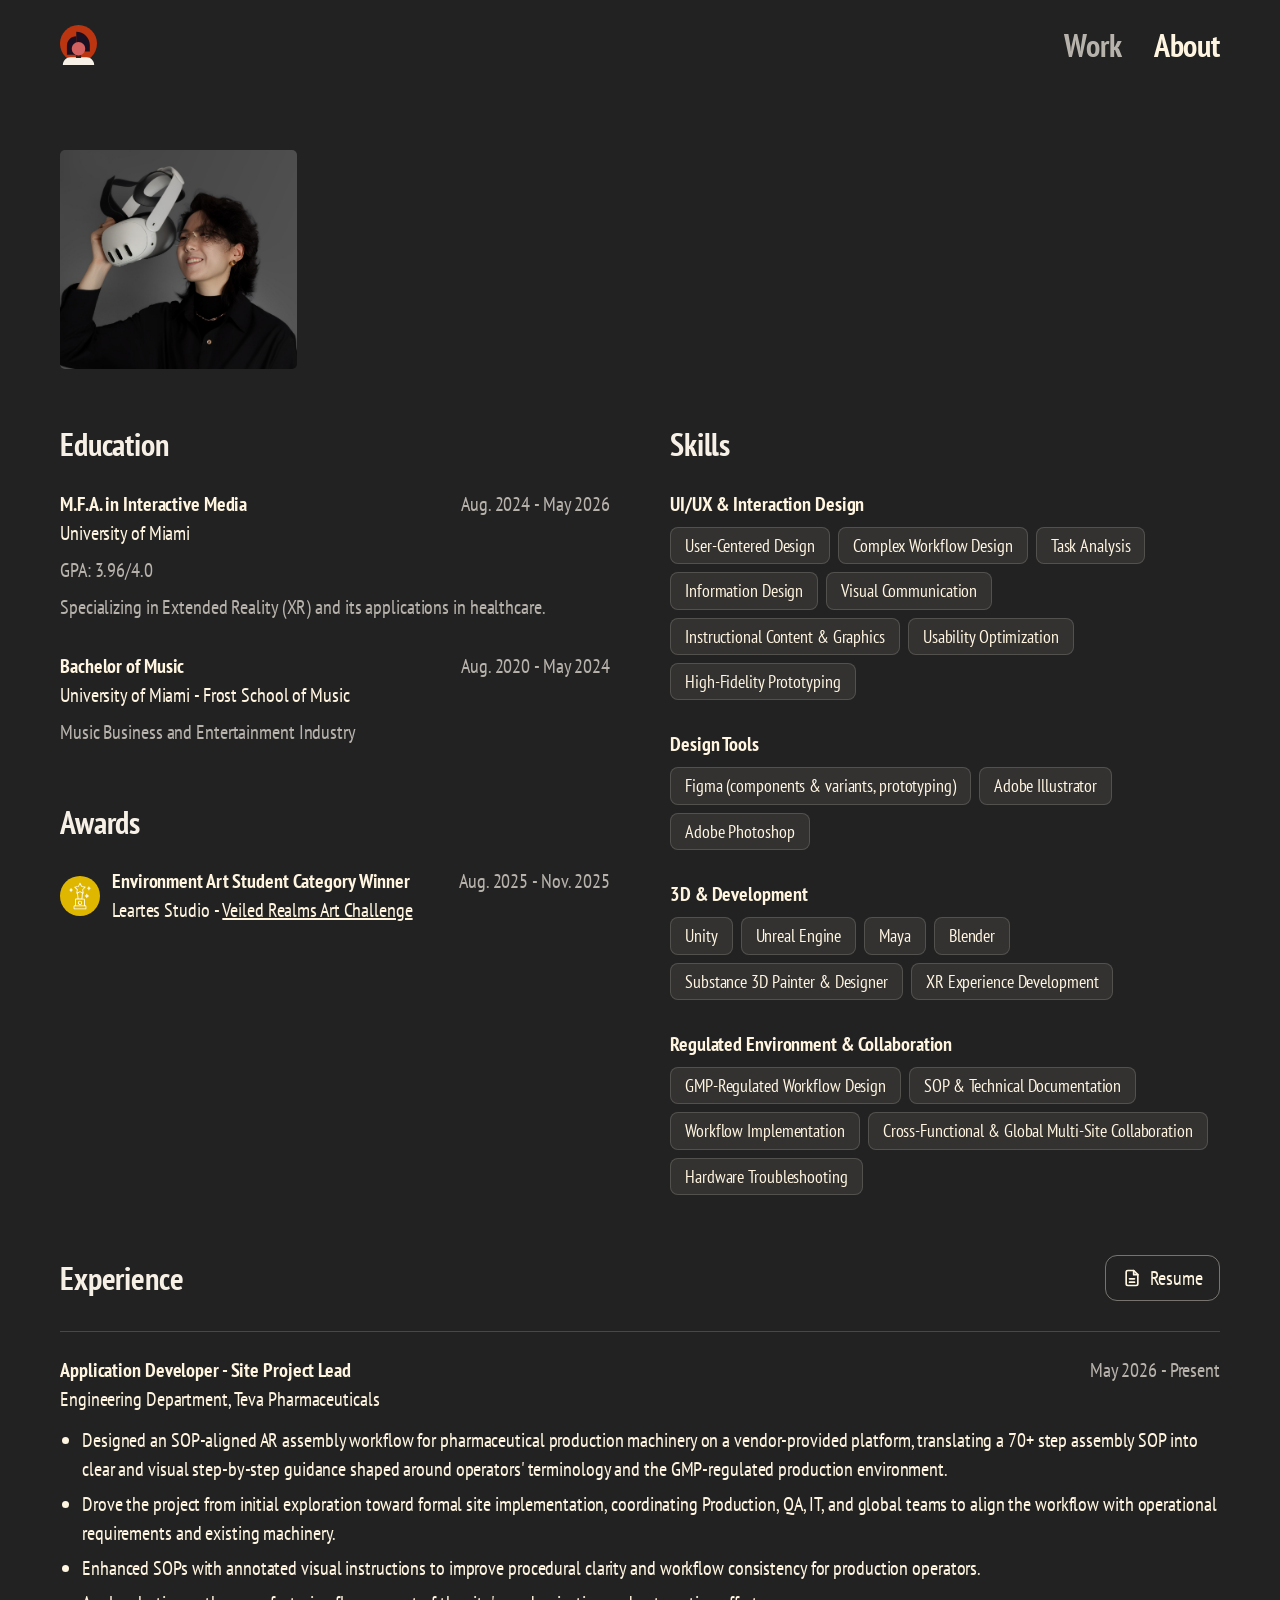
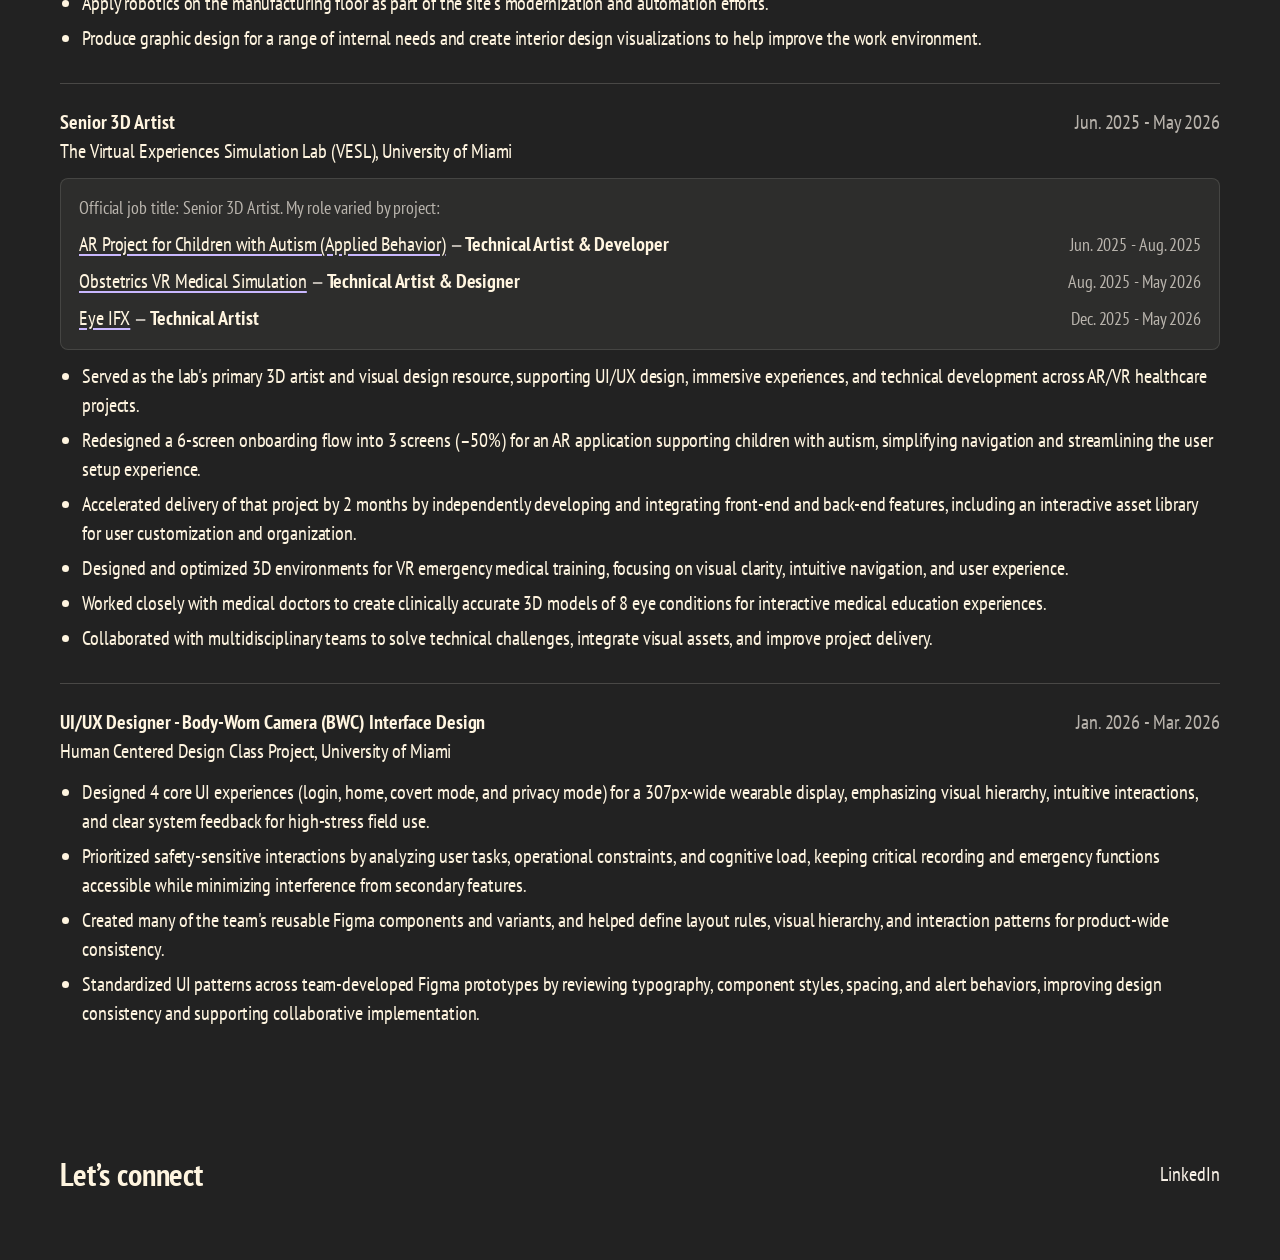
<file: about.html>
<!doctype html>
<html lang="en">
<head>
<meta charset="utf-8">
<meta name="viewport" content="width=device-width, initial-scale=1">
<title>About — Xinyu Jane Yao</title>
<meta name="description" content="Xinyu Jane Yao — UI/UX, interaction and XR design portfolio.">
<link rel="icon" href="assets/logo.svg" type="image/svg+xml">
<link rel="preconnect" href="https://fonts.googleapis.com">
<link rel="stylesheet" href="https://fonts.googleapis.com/css2?family=PT+Sans+Narrow:wght@400;700&amp;display=swap">
<style>
body{margin:0;background:#222}
a{color:#fff5e0;text-decoration:none}a:hover{color:#ffffff}
</style>
<link rel="stylesheet" href="site.css">
</head>
<body>
<div style="width: 100%; min-height: 100vh; background: #222222; color: #fff5e0; font-family: 'PT Sans Narrow', sans-serif; display: flex; flex-direction: column; align-items: center; gap: 60px; overflow-x: clip">

<header style="position: sticky; top: 0; z-index: 100; width: 100%; max-width: 1280px; box-sizing: border-box; padding: 24px clamp(16px, 4.7vw, 60px); display: flex; justify-content: space-between; align-items: center; gap: 16px; background: #222222; box-shadow: 0 0 0 100vmax #222222; clip-path: inset(0 -100vmax)">
<a href="index.html" aria-label="Xinyu Jane Yao — home" style="display: block; width: 37px; height: 40px"><img src="assets/logo.svg" alt="" style="display: block; width: 37px; height: 40px"></a>
<nav aria-label="Main" style="display: flex; align-items: center; gap: 32px">
<a href="index.html" style="font-weight: 700; font-size: 32px; letter-spacing: -0.16px; line-height: 0.95; color: rgba(247,240,230,0.7); padding: 6px 0">Work</a>
<a href="about.html" aria-current="page" style="font-weight: 700; font-size: 32px; letter-spacing: -0.16px; line-height: 0.95; color: #fff5e0; padding: 6px 0">About</a>
</nav>
</header>

<article style="width: 100%; max-width: 1192px; box-sizing: border-box; padding: 0 16px; display: flex; flex-direction: column; gap: 60px">

<section aria-label="Photo" style="display: flex; justify-content: flex-start">
<img src="assets/profile.jpg" alt="Jane smiling and lifting a VR headset off her head" style="display: block; width: 237px; max-width: 100%; aspect-ratio: 357 / 330; object-fit: cover; object-position: 20% 0; border-radius: 5px; height: 219px">
</section>

<div style="display: flex; flex-wrap: wrap; gap: 60px">

<section aria-labelledby="edu-h" style="flex: 1 1 420px; min-width: 0; display: flex; flex-direction: column; gap: 30px">
<h2 id="edu-h" style="margin: 0; font-weight: 700; font-size: 32px; letter-spacing: -0.16px; line-height: 0.95; color: #f7f0e6">Education</h2>

<div style="display: flex; flex-direction: column; gap: 8px">
<div style="display: flex; justify-content: space-between; align-items: flex-start; gap: 16px">
<div style="display: flex; flex-direction: column">
<h3 style="margin: 0; font-weight: 700; font-size: 20px; letter-spacing: -0.1px; line-height: 1.45; color: #fff5e0">M.F.A. in Interactive Media</h3>
<p style="margin: 0; font-size: 20px; letter-spacing: -0.1px; line-height: 1.45; color: #fff5e0">University of Miami</p>
</div>
<p style="margin: 0; flex-shrink: 0; font-size: 20px; letter-spacing: -0.1px; line-height: 1.45; color: rgba(247,240,230,0.7)">Aug. 2024 - May 2026</p>
</div>

<p style="margin: 0; font-size: 20px; letter-spacing: -0.1px; line-height: 1.45; color: rgba(247,240,230,0.7)">GPA: 3.96/4.0</p>

<p style="margin: 0; font-size: 20px; letter-spacing: -0.1px; line-height: 1.45; color: rgba(247,240,230,0.7)">Specializing in Extended Reality (XR) and its applications in healthcare.</p>

</div>

<div style="display: flex; flex-direction: column; gap: 8px">
<div style="display: flex; justify-content: space-between; align-items: flex-start; gap: 16px">
<div style="display: flex; flex-direction: column">
<h3 style="margin: 0; font-weight: 700; font-size: 20px; letter-spacing: -0.1px; line-height: 1.45; color: #fff5e0">Bachelor of Music</h3>
<p style="margin: 0; font-size: 20px; letter-spacing: -0.1px; line-height: 1.45; color: #fff5e0">University of Miami - Frost School of Music</p>
</div>
<p style="margin: 0; flex-shrink: 0; font-size: 20px; letter-spacing: -0.1px; line-height: 1.45; color: rgba(247,240,230,0.7)">Aug. 2020 - May 2024</p>
</div>

<p style="margin: 0; font-size: 20px; letter-spacing: -0.1px; line-height: 1.45; color: rgba(247,240,230,0.7)">Music Business and Entertainment Industry</p>

</div>

<h2 id="award-h" style="margin: 30px 0 0; font-weight: 700; font-size: 32px; letter-spacing: -0.16px; line-height: 0.95; color: #f7f0e6">Awards</h2>
<div style="display: flex; justify-content: space-between; align-items: flex-start; gap: 16px">
<div style="display: flex; align-items: center; gap: 12px">
<a href="https://leartesstudios.com/challenges/veiled-realms-art-challenge" target="_blank" rel="noopener" aria-label="Veiled Realms Art Challenge (opens in a new tab)" style="display: block; flex-shrink: 0"><img src="assets/machine-medal.svg" alt="" style="display: block; width: 40px; height: 40px; margin-left: auto; margin-right: auto"></a>
<div style="display: flex; flex-direction: column">
<h3 style="margin: 0; font-weight: 700; font-size: 20px; letter-spacing: -0.1px; line-height: 1.45; color: #fff5e0">Environment Art Student Category Winner</h3>
<p style="margin: 0; font-size: 20px; letter-spacing: -0.1px; line-height: 1.45; color: #fff5e0">Leartes Studio - <a href="machine.html" style="color: #fff5e0; text-decoration: underline">Veiled Realms Art Challenge</a></p>
</div>
</div>
<p style="margin: 0; flex-shrink: 0; font-size: 20px; letter-spacing: -0.1px; line-height: 1.45; color: rgba(247,240,230,0.7)">Aug. 2025 - Nov. 2025</p>
</div>
</section>

<section aria-labelledby="skills-h" style="flex: 1 1 420px; min-width: 0; display: flex; flex-direction: column; gap: 30px">
<h2 id="skills-h" style="margin: 0; font-weight: 700; font-size: 32px; letter-spacing: -0.16px; line-height: 0.95; color: #f7f0e6">Skills</h2>

<div style="display: flex; flex-direction: column; gap: 8px">
<h3 style="margin: 0; font-weight: 700; font-size: 20px; letter-spacing: -0.1px; line-height: 1.45; color: #fff5e0">UI/UX &amp; Interaction Design</h3>
<ul style="margin: 0; padding: 0; list-style: none; display: flex; flex-wrap: wrap; gap: 8px">

<li style="display: inline-flex; align-items: center; padding: 6px 14px; border-radius: 8px; background: rgba(247,240,230,0.08); border: 1px solid rgba(247,240,230,0.16); font-size: 18px; letter-spacing: -0.1px; line-height: 1.3; color: #fff5e0">User-Centered Design</li>

<li style="display: inline-flex; align-items: center; padding: 6px 14px; border-radius: 8px; background: rgba(247,240,230,0.08); border: 1px solid rgba(247,240,230,0.16); font-size: 18px; letter-spacing: -0.1px; line-height: 1.3; color: #fff5e0">Complex Workflow Design</li>

<li style="display: inline-flex; align-items: center; padding: 6px 14px; border-radius: 8px; background: rgba(247,240,230,0.08); border: 1px solid rgba(247,240,230,0.16); font-size: 18px; letter-spacing: -0.1px; line-height: 1.3; color: #fff5e0">Task Analysis</li>

<li style="display: inline-flex; align-items: center; padding: 6px 14px; border-radius: 8px; background: rgba(247,240,230,0.08); border: 1px solid rgba(247,240,230,0.16); font-size: 18px; letter-spacing: -0.1px; line-height: 1.3; color: #fff5e0">Information Design</li>

<li style="display: inline-flex; align-items: center; padding: 6px 14px; border-radius: 8px; background: rgba(247,240,230,0.08); border: 1px solid rgba(247,240,230,0.16); font-size: 18px; letter-spacing: -0.1px; line-height: 1.3; color: #fff5e0">Visual Communication</li>

<li style="display: inline-flex; align-items: center; padding: 6px 14px; border-radius: 8px; background: rgba(247,240,230,0.08); border: 1px solid rgba(247,240,230,0.16); font-size: 18px; letter-spacing: -0.1px; line-height: 1.3; color: #fff5e0">Instructional Content &amp; Graphics</li>

<li style="display: inline-flex; align-items: center; padding: 6px 14px; border-radius: 8px; background: rgba(247,240,230,0.08); border: 1px solid rgba(247,240,230,0.16); font-size: 18px; letter-spacing: -0.1px; line-height: 1.3; color: #fff5e0">Usability Optimization</li>

<li style="display: inline-flex; align-items: center; padding: 6px 14px; border-radius: 8px; background: rgba(247,240,230,0.08); border: 1px solid rgba(247,240,230,0.16); font-size: 18px; letter-spacing: -0.1px; line-height: 1.3; color: #fff5e0">High-Fidelity Prototyping</li>

</ul>
</div>

<div style="display: flex; flex-direction: column; gap: 8px">
<h3 style="margin: 0; font-weight: 700; font-size: 20px; letter-spacing: -0.1px; line-height: 1.45; color: #fff5e0">Design Tools</h3>
<ul style="margin: 0; padding: 0; list-style: none; display: flex; flex-wrap: wrap; gap: 8px">

<li style="display: inline-flex; align-items: center; padding: 6px 14px; border-radius: 8px; background: rgba(247,240,230,0.08); border: 1px solid rgba(247,240,230,0.16); font-size: 18px; letter-spacing: -0.1px; line-height: 1.3; color: #fff5e0">Figma (components &amp; variants, prototyping)</li>

<li style="display: inline-flex; align-items: center; padding: 6px 14px; border-radius: 8px; background: rgba(247,240,230,0.08); border: 1px solid rgba(247,240,230,0.16); font-size: 18px; letter-spacing: -0.1px; line-height: 1.3; color: #fff5e0">Adobe Illustrator</li>

<li style="display: inline-flex; align-items: center; padding: 6px 14px; border-radius: 8px; background: rgba(247,240,230,0.08); border: 1px solid rgba(247,240,230,0.16); font-size: 18px; letter-spacing: -0.1px; line-height: 1.3; color: #fff5e0">Adobe Photoshop</li>

</ul>
</div>

<div style="display: flex; flex-direction: column; gap: 8px">
<h3 style="margin: 0; font-weight: 700; font-size: 20px; letter-spacing: -0.1px; line-height: 1.45; color: #fff5e0">3D &amp; Development</h3>
<ul style="margin: 0; padding: 0; list-style: none; display: flex; flex-wrap: wrap; gap: 8px">

<li style="display: inline-flex; align-items: center; padding: 6px 14px; border-radius: 8px; background: rgba(247,240,230,0.08); border: 1px solid rgba(247,240,230,0.16); font-size: 18px; letter-spacing: -0.1px; line-height: 1.3; color: #fff5e0">Unity</li>

<li style="display: inline-flex; align-items: center; padding: 6px 14px; border-radius: 8px; background: rgba(247,240,230,0.08); border: 1px solid rgba(247,240,230,0.16); font-size: 18px; letter-spacing: -0.1px; line-height: 1.3; color: #fff5e0">Unreal Engine</li>

<li style="display: inline-flex; align-items: center; padding: 6px 14px; border-radius: 8px; background: rgba(247,240,230,0.08); border: 1px solid rgba(247,240,230,0.16); font-size: 18px; letter-spacing: -0.1px; line-height: 1.3; color: #fff5e0">Maya</li>

<li style="display: inline-flex; align-items: center; padding: 6px 14px; border-radius: 8px; background: rgba(247,240,230,0.08); border: 1px solid rgba(247,240,230,0.16); font-size: 18px; letter-spacing: -0.1px; line-height: 1.3; color: #fff5e0">Blender</li>

<li style="display: inline-flex; align-items: center; padding: 6px 14px; border-radius: 8px; background: rgba(247,240,230,0.08); border: 1px solid rgba(247,240,230,0.16); font-size: 18px; letter-spacing: -0.1px; line-height: 1.3; color: #fff5e0">Substance 3D Painter &amp; Designer</li>

<li style="display: inline-flex; align-items: center; padding: 6px 14px; border-radius: 8px; background: rgba(247,240,230,0.08); border: 1px solid rgba(247,240,230,0.16); font-size: 18px; letter-spacing: -0.1px; line-height: 1.3; color: #fff5e0">XR Experience Development</li>

</ul>
</div>

<div style="display: flex; flex-direction: column; gap: 8px">
<h3 style="margin: 0; font-weight: 700; font-size: 20px; letter-spacing: -0.1px; line-height: 1.45; color: #fff5e0">Regulated Environment &amp; Collaboration</h3>
<ul style="margin: 0; padding: 0; list-style: none; display: flex; flex-wrap: wrap; gap: 8px">

<li style="display: inline-flex; align-items: center; padding: 6px 14px; border-radius: 8px; background: rgba(247,240,230,0.08); border: 1px solid rgba(247,240,230,0.16); font-size: 18px; letter-spacing: -0.1px; line-height: 1.3; color: #fff5e0">GMP-Regulated Workflow Design</li>

<li style="display: inline-flex; align-items: center; padding: 6px 14px; border-radius: 8px; background: rgba(247,240,230,0.08); border: 1px solid rgba(247,240,230,0.16); font-size: 18px; letter-spacing: -0.1px; line-height: 1.3; color: #fff5e0">SOP &amp; Technical Documentation</li>

<li style="display: inline-flex; align-items: center; padding: 6px 14px; border-radius: 8px; background: rgba(247,240,230,0.08); border: 1px solid rgba(247,240,230,0.16); font-size: 18px; letter-spacing: -0.1px; line-height: 1.3; color: #fff5e0">Workflow Implementation</li>

<li style="display: inline-flex; align-items: center; padding: 6px 14px; border-radius: 8px; background: rgba(247,240,230,0.08); border: 1px solid rgba(247,240,230,0.16); font-size: 18px; letter-spacing: -0.1px; line-height: 1.3; color: #fff5e0">Cross-Functional &amp; Global Multi-Site Collaboration</li>

<li style="display: inline-flex; align-items: center; padding: 6px 14px; border-radius: 8px; background: rgba(247,240,230,0.08); border: 1px solid rgba(247,240,230,0.16); font-size: 18px; letter-spacing: -0.1px; line-height: 1.3; color: #fff5e0">Hardware Troubleshooting</li>

</ul>
</div>

</section>

</div>

<section aria-labelledby="exp-h" style="display: flex; flex-direction: column; gap: 30px">
<div style="display: flex; flex-wrap: wrap; justify-content: space-between; align-items: center; gap: 16px">
<h2 id="exp-h" style="margin: 0; font-weight: 700; font-size: 32px; letter-spacing: -0.16px; line-height: 0.95; color: #f7f0e6">Experience</h2>
<a href="assets/xinyu-jane-yao-resume.pdf" target="_blank" rel="noopener" aria-label="Resume (PDF, opens in a new tab)" style="display: inline-flex; align-items: center; gap: 8px; min-height: 44px; padding: 0 16px; border-radius: 12px; border: 1px solid rgba(247,240,230,0.4); font-size: 20px; letter-spacing: -0.1px; line-height: 1.45; color: #fff5e0">
<svg aria-hidden="true" width="20" height="20" viewBox="0 0 24 24" fill="none" stroke="currentColor" stroke-width="2" stroke-linecap="round" stroke-linejoin="round"><path d="M14 3H7a2 2 0 0 0-2 2v14a2 2 0 0 0 2 2h10a2 2 0 0 0 2-2V8z"></path><path d="M14 3v5h5"></path><path d="M9 13h6"></path><path d="M9 17h6"></path></svg>
Resume</a>
</div>

<div style="display: flex; flex-direction: column; gap: 12px; padding-top: 24px; border-top: 1px solid rgba(247,240,230,0.18)">
<div style="display: flex; flex-wrap: wrap; justify-content: space-between; align-items: flex-start; gap: 4px 24px">
<div style="flex: 1 1 520px; min-width: 0; display: flex; flex-direction: column">
<h3 style="margin: 0; font-weight: 700; font-size: 20px; letter-spacing: -0.1px; line-height: 1.45; color: #fff5e0">Application Developer - Site Project Lead</h3>
<p style="margin: 0; font-size: 20px; letter-spacing: -0.1px; line-height: 1.45; color: #fff5e0">Engineering Department, Teva Pharmaceuticals</p>
</div>
<p style="margin: 0; flex-shrink: 0; font-size: 20px; letter-spacing: -0.1px; line-height: 1.45; color: rgba(247,240,230,0.7)">May 2026 - Present</p>
</div>

<ul style="margin: 0; padding-left: 22px; display: flex; flex-direction: column; gap: 6px">

<li style="font-size: 20px; letter-spacing: -0.1px; line-height: 1.45; color: #fff5e0">Designed an SOP-aligned AR assembly workflow for pharmaceutical production machinery on a vendor-provided platform, translating a 70+ step assembly SOP into clear and visual step-by-step guidance shaped around operators' terminology and the GMP-regulated production environment.</li>

<li style="font-size: 20px; letter-spacing: -0.1px; line-height: 1.45; color: #fff5e0">Drove the project from initial exploration toward formal site implementation, coordinating Production, QA, IT, and global teams to align the workflow with operational requirements and existing machinery.</li>

<li style="font-size: 20px; letter-spacing: -0.1px; line-height: 1.45; color: #fff5e0">Enhanced SOPs with annotated visual instructions to improve procedural clarity and workflow consistency for production operators.</li>

<li style="font-size: 20px; letter-spacing: -0.1px; line-height: 1.45; color: #fff5e0">Apply robotics on the manufacturing floor as part of the site's modernization and automation efforts.</li>

<li style="font-size: 20px; letter-spacing: -0.1px; line-height: 1.45; color: #fff5e0">Produce graphic design for a range of internal needs and create interior design visualizations to help improve the work environment.</li>

</ul>
</div>

<div style="display: flex; flex-direction: column; gap: 12px; padding-top: 24px; border-top: 1px solid rgba(247,240,230,0.18)">
<div style="display: flex; flex-wrap: wrap; justify-content: space-between; align-items: flex-start; gap: 4px 24px">
<div style="flex: 1 1 520px; min-width: 0; display: flex; flex-direction: column">
<h3 style="margin: 0; font-weight: 700; font-size: 20px; letter-spacing: -0.1px; line-height: 1.45; color: #fff5e0">Senior 3D Artist</h3>
<p style="margin: 0; font-size: 20px; letter-spacing: -0.1px; line-height: 1.45; color: #fff5e0">The Virtual Experiences Simulation Lab (VESL), University of Miami</p>
</div>
<p style="margin: 0; flex-shrink: 0; font-size: 20px; letter-spacing: -0.1px; line-height: 1.45; color: rgba(247,240,230,0.7)">Jun. 2025 - May 2026</p>
</div>

<div style="display: flex; flex-direction: column; gap: 10px; padding: 16px 18px; border-radius: 8px; background: rgba(247,240,230,0.05); border: 1px solid rgba(247,240,230,0.12)">
<p style="margin: 0; font-size: 18px; letter-spacing: -0.1px; line-height: 1.4; color: rgba(247,240,230,0.7)">Official job title: Senior 3D Artist. My role varied by project:</p>
<ul style="margin: 0; padding: 0; list-style: none; display: flex; flex-direction: column; gap: 8px">

<li style="display: flex; flex-wrap: wrap; justify-content: space-between; align-items: baseline; gap: 2px 16px; font-size: 20px; letter-spacing: -0.1px; line-height: 1.45; color: #fff5e0">
<span style="flex: 1 1 360px; min-width: 0"><a href="applied-behavior.html" style="color: #fff5e0; text-decoration: underline; text-decoration-color: #C9B8FF; text-underline-offset: 3px">AR Project for Children with Autism (Applied Behavior)</a> <span style="color: rgba(247,240,230,0.7)">—</span> <span style="font-weight: 700">Technical Artist &amp; Developer</span></span>
<span style="flex-shrink: 0; font-size: 18px; color: rgba(247,240,230,0.7)">Jun. 2025 - Aug. 2025</span>
</li>

<li style="display: flex; flex-wrap: wrap; justify-content: space-between; align-items: baseline; gap: 2px 16px; font-size: 20px; letter-spacing: -0.1px; line-height: 1.45; color: #fff5e0">
<span style="flex: 1 1 360px; min-width: 0"><a href="obstetrics.html" style="color: #fff5e0; text-decoration: underline; text-decoration-color: #C9B8FF; text-underline-offset: 3px">Obstetrics VR Medical Simulation</a> <span style="color: rgba(247,240,230,0.7)">—</span> <span style="font-weight: 700">Technical Artist &amp; Designer</span></span>
<span style="flex-shrink: 0; font-size: 18px; color: rgba(247,240,230,0.7)">Aug. 2025 - May 2026</span>
</li>

<li style="display: flex; flex-wrap: wrap; justify-content: space-between; align-items: baseline; gap: 2px 16px; font-size: 20px; letter-spacing: -0.1px; line-height: 1.45; color: #fff5e0">
<span style="flex: 1 1 360px; min-width: 0"><a href="eye.html" style="color: #fff5e0; text-decoration: underline; text-decoration-color: #C9B8FF; text-underline-offset: 3px">Eye IFX</a> <span style="color: rgba(247,240,230,0.7)">—</span> <span style="font-weight: 700">Technical Artist</span></span>
<span style="flex-shrink: 0; font-size: 18px; color: rgba(247,240,230,0.7)">Dec. 2025 - May 2026</span>
</li>

</ul>
</div>

<ul style="margin: 0; padding-left: 22px; display: flex; flex-direction: column; gap: 6px">

<li style="font-size: 20px; letter-spacing: -0.1px; line-height: 1.45; color: #fff5e0">Served as the lab's primary 3D artist and visual design resource, supporting UI/UX design, immersive experiences, and technical development across AR/VR healthcare projects.</li>

<li style="font-size: 20px; letter-spacing: -0.1px; line-height: 1.45; color: #fff5e0">Redesigned a 6-screen onboarding flow into 3 screens (–50%) for an AR application supporting children with autism, simplifying navigation and streamlining the user setup experience.</li>

<li style="font-size: 20px; letter-spacing: -0.1px; line-height: 1.45; color: #fff5e0">Accelerated delivery of that project by 2 months by independently developing and integrating front-end and back-end features, including an interactive asset library for user customization and organization.</li>

<li style="font-size: 20px; letter-spacing: -0.1px; line-height: 1.45; color: #fff5e0">Designed and optimized 3D environments for VR emergency medical training, focusing on visual clarity, intuitive navigation, and user experience.</li>

<li style="font-size: 20px; letter-spacing: -0.1px; line-height: 1.45; color: #fff5e0">Worked closely with medical doctors to create clinically accurate 3D models of 8 eye conditions for interactive medical education experiences.</li>

<li style="font-size: 20px; letter-spacing: -0.1px; line-height: 1.45; color: #fff5e0">Collaborated with multidisciplinary teams to solve technical challenges, integrate visual assets, and improve project delivery.</li>

</ul>
</div>

<div style="display: flex; flex-direction: column; gap: 12px; padding-top: 24px; border-top: 1px solid rgba(247,240,230,0.18)">
<div style="display: flex; flex-wrap: wrap; justify-content: space-between; align-items: flex-start; gap: 4px 24px">
<div style="flex: 1 1 520px; min-width: 0; display: flex; flex-direction: column">
<h3 style="margin: 0; font-weight: 700; font-size: 20px; letter-spacing: -0.1px; line-height: 1.45; color: #fff5e0">UI/UX Designer - Body-Worn Camera (BWC) Interface Design</h3>
<p style="margin: 0; font-size: 20px; letter-spacing: -0.1px; line-height: 1.45; color: #fff5e0">Human Centered Design Class Project, University of Miami</p>
</div>
<p style="margin: 0; flex-shrink: 0; font-size: 20px; letter-spacing: -0.1px; line-height: 1.45; color: rgba(247,240,230,0.7)">Jan. 2026 - Mar. 2026</p>
</div>

<ul style="margin: 0; padding-left: 22px; display: flex; flex-direction: column; gap: 6px">

<li style="font-size: 20px; letter-spacing: -0.1px; line-height: 1.45; color: #fff5e0">Designed 4 core UI experiences (login, home, covert mode, and privacy mode) for a 307px-wide wearable display, emphasizing visual hierarchy, intuitive interactions, and clear system feedback for high-stress field use.</li>

<li style="font-size: 20px; letter-spacing: -0.1px; line-height: 1.45; color: #fff5e0">Prioritized safety-sensitive interactions by analyzing user tasks, operational constraints, and cognitive load, keeping critical recording and emergency functions accessible while minimizing interference from secondary features.</li>

<li style="font-size: 20px; letter-spacing: -0.1px; line-height: 1.45; color: #fff5e0">Created many of the team's reusable Figma components and variants, and helped define layout rules, visual hierarchy, and interaction patterns for product-wide consistency.</li>

<li style="font-size: 20px; letter-spacing: -0.1px; line-height: 1.45; color: #fff5e0">Standardized UI patterns across team-developed Figma prototypes by reviewing typography, component styles, spacing, and alert behaviors, improving design consistency and supporting collaborative implementation.</li>

</ul>
</div>

</section>

</article>

<footer style="width: 100%; max-width: 1280px; box-sizing: border-box; padding: 64px clamp(16px, 4.7vw, 60px); display: flex; justify-content: space-between; align-items: center; gap: 16px">
<p style="margin: 0; font-weight: 700; font-size: 32px; letter-spacing: -0.16px; line-height: 0.95; color: #fff5e0">Let’s connect</p>
<nav aria-label="Social">
<a href="https://www.linkedin.com/in/xinyu-jane-yao-3784961b5" style="display: inline-flex; align-items: center; min-height: 44px; font-size: 20px; color: #f7f0e6">LinkedIn</a>
</nav>
</footer>

</div>
<script src="site.js" defer></script>
</body>
</html>
</file>
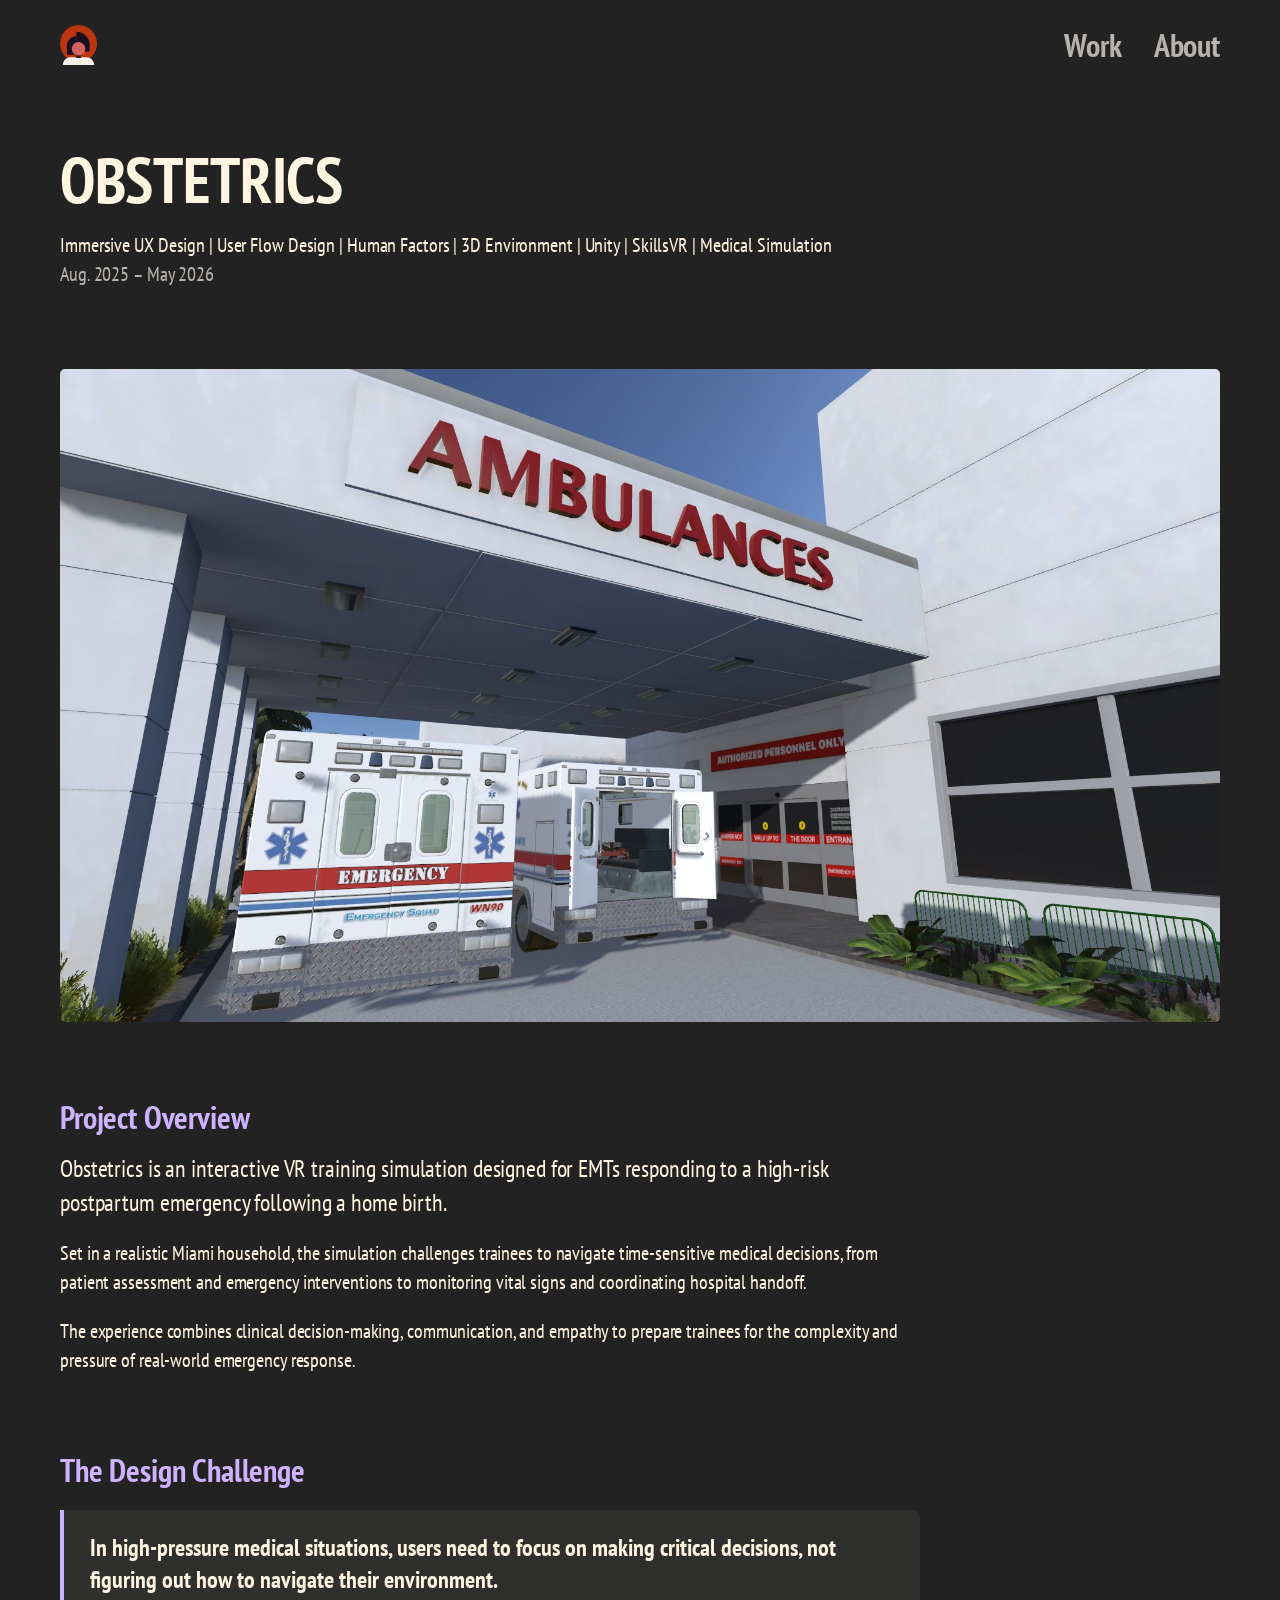
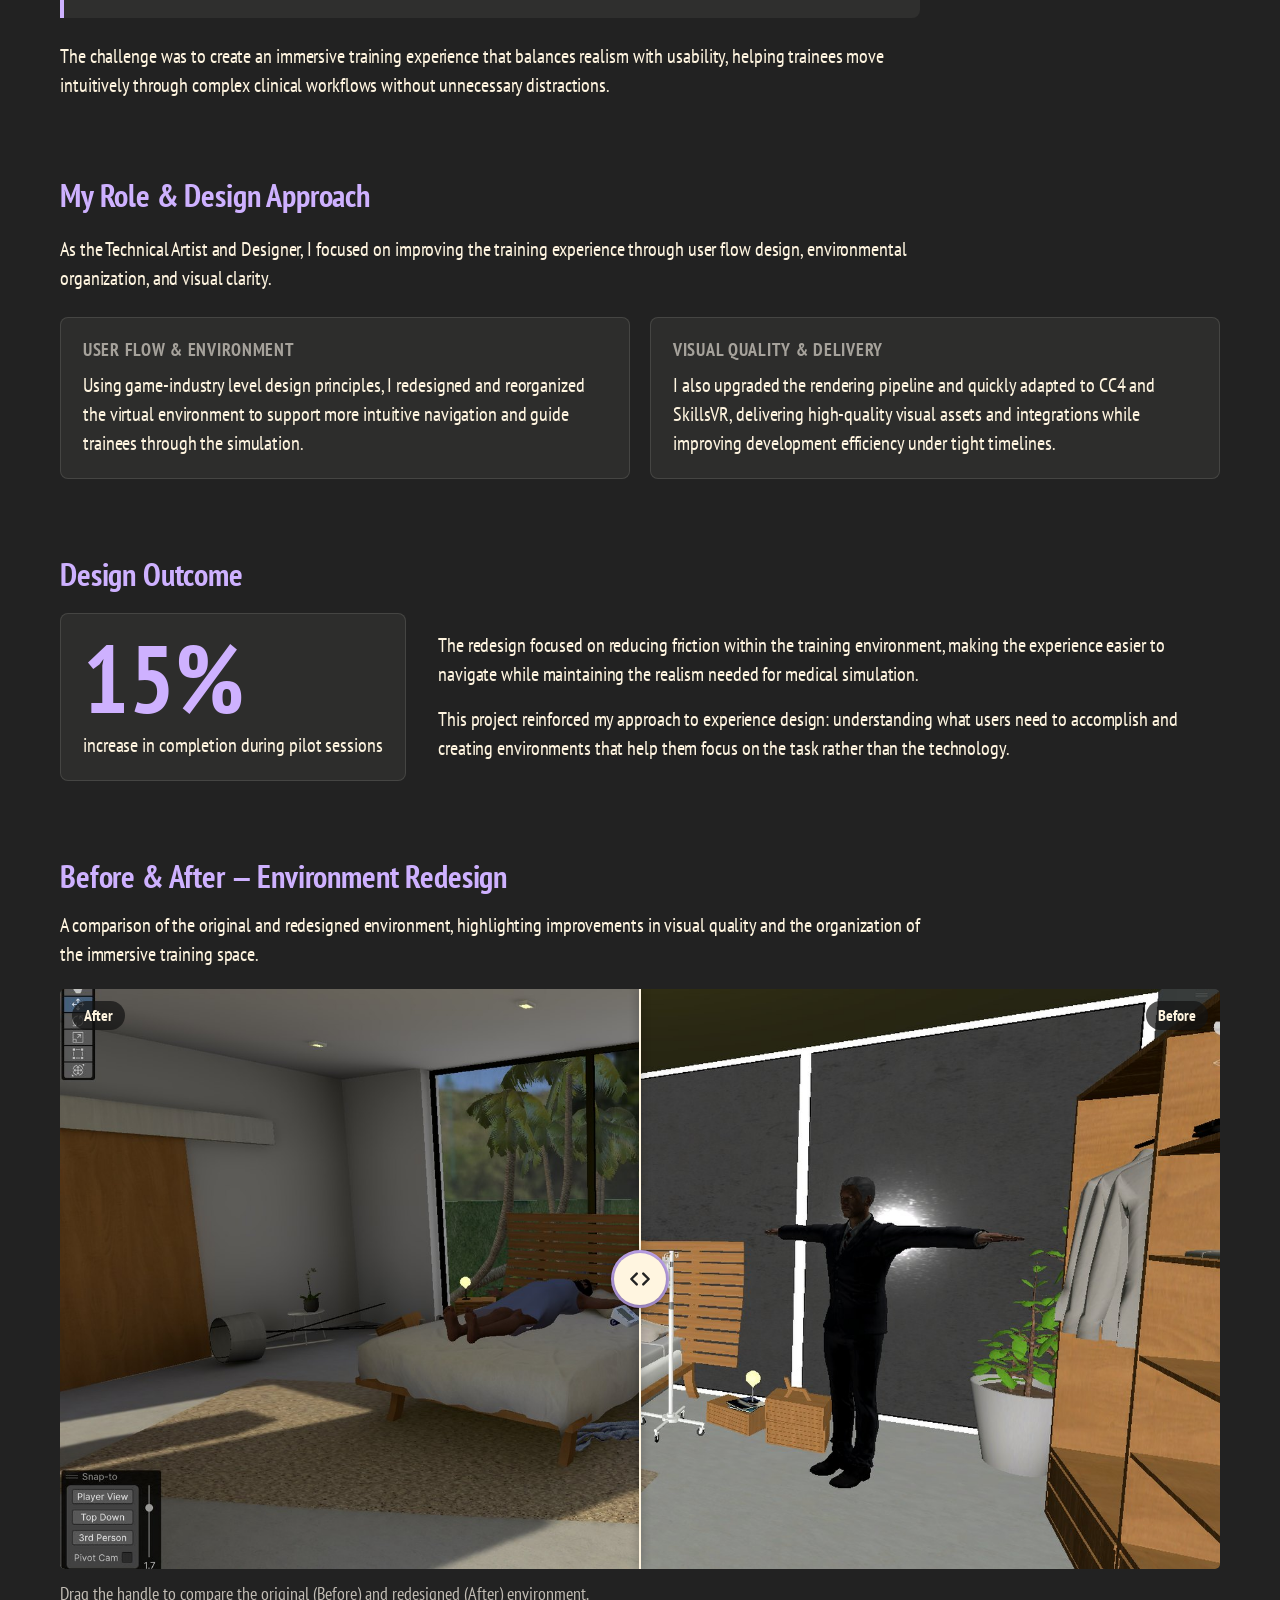
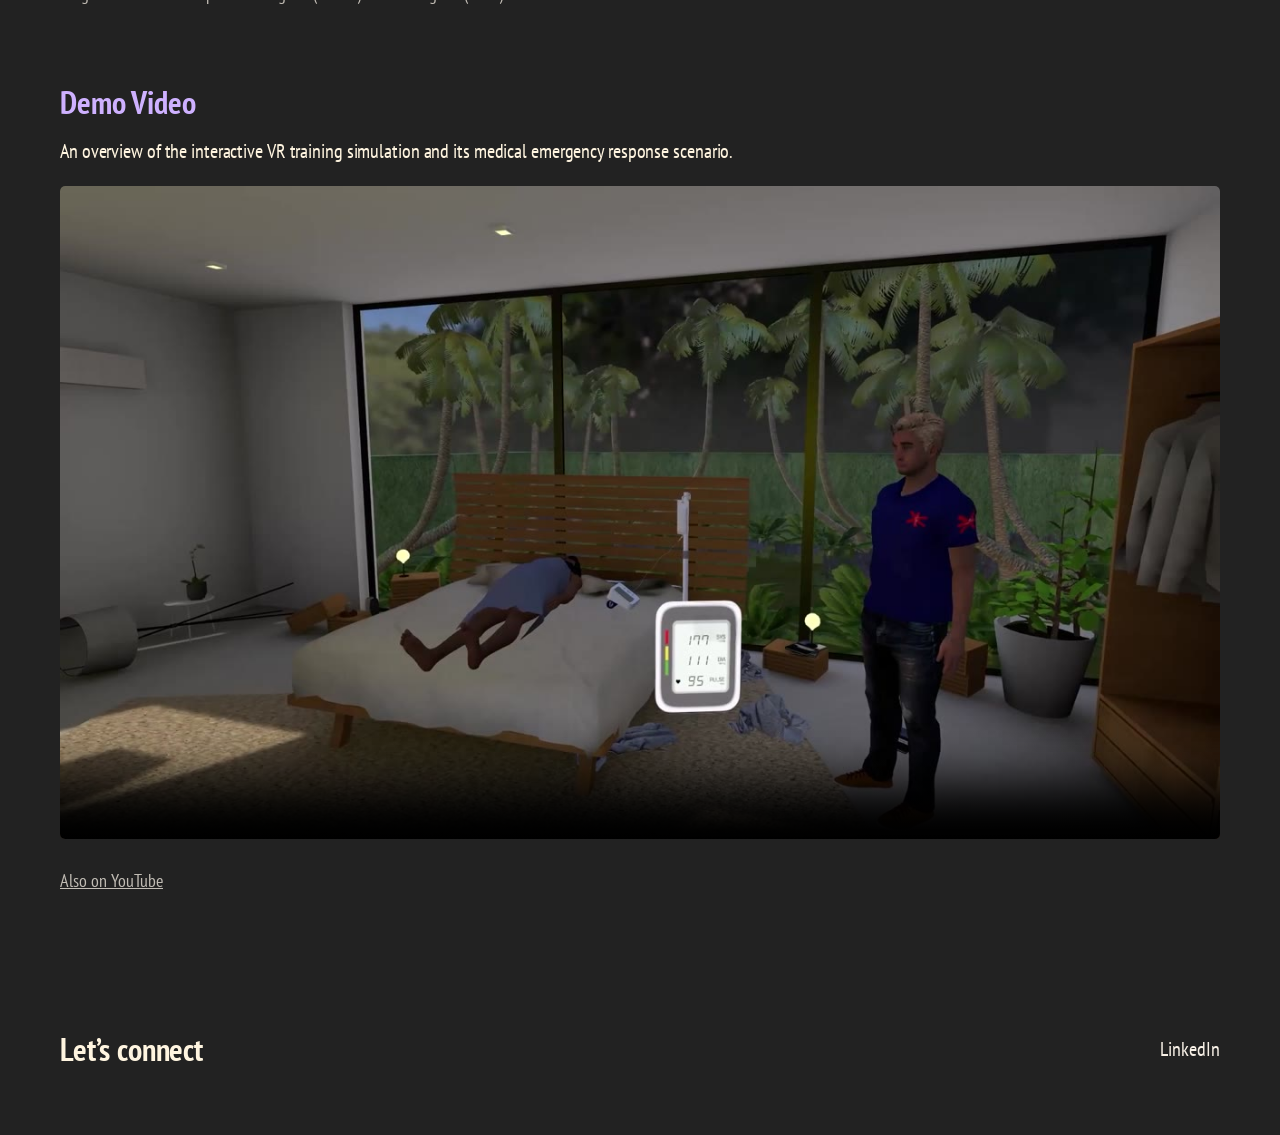
<file: obstetrics.html>
<!doctype html>
<html lang="en">
<head>
<meta charset="utf-8">
<meta name="viewport" content="width=device-width, initial-scale=1">
<title>Obstetrics — Xinyu Jane Yao</title>
<meta name="description" content="Xinyu Jane Yao — UI/UX, interaction and XR design portfolio.">
<link rel="icon" href="assets/logo.svg" type="image/svg+xml">
<link rel="preconnect" href="https://fonts.googleapis.com">
<link rel="stylesheet" href="https://fonts.googleapis.com/css2?family=PT+Sans+Narrow:wght@400;700&amp;display=swap">
<style>
body{margin:0;background:#222}
a{color:#fff5e0;text-decoration:none}a:hover{color:#ffffff}
</style>
<link rel="stylesheet" href="site.css">
</head>
<body>
<div style="width: 100%; min-height: 100vh; background: #222222; color: #fff5e0; font-family: 'PT Sans Narrow', sans-serif; display: flex; flex-direction: column; align-items: center; gap: 60px; overflow-x: clip">

<header style="position: sticky; top: 0; z-index: 100; width: 100%; max-width: 1280px; box-sizing: border-box; padding: 24px clamp(16px, 4.7vw, 60px); display: flex; justify-content: space-between; align-items: center; gap: 16px; background: #222222; box-shadow: 0 0 0 100vmax #222222; clip-path: inset(0 -100vmax)">
<a href="index.html" aria-label="Xinyu Jane Yao — home" style="display: block; width: 37px; height: 40px"><img src="assets/logo.svg" alt="" style="display: block; width: 37px; height: 40px"></a>
<nav aria-label="Main" style="display: flex; align-items: center; gap: 32px">
<a href="index.html" style="font-weight: 700; font-size: 32px; letter-spacing: -0.16px; line-height: 0.95; color: rgba(247,240,230,0.7); padding: 6px 0">Work</a>
<a href="about.html" style="font-weight: 700; font-size: 32px; letter-spacing: -0.16px; line-height: 0.95; color: rgba(247,240,230,0.7); padding: 6px 0">About</a>
</nav>
</header>

<article style="width: 100%; max-width: 1192px; box-sizing: border-box; padding: 0 16px; display: flex; flex-direction: column; gap: 80px">

<header style="display: flex; flex-direction: column; gap: 20px">
<h1 style="margin: 0; font-weight: 700; font-size: clamp(44px, 6vw, 64px); letter-spacing: -0.32px; line-height: 0.95; color: #fff5e0">OBSTETRICS</h1>
<div style="display: flex; flex-direction: column">
<p style="margin: 0; font-size: 20px; letter-spacing: -0.1px; line-height: 1.45; color: #fff5e0">Immersive UX Design | User Flow Design | Human Factors | 3D Environment | Unity | SkillsVR | Medical Simulation</p>
<p style="margin: 0; font-size: 20px; letter-spacing: -0.1px; line-height: 1.45; color: rgba(247,240,230,0.7)">Aug. 2025 – May 2026</p>
</div>
</header>

<img src="assets/ob-hero-ambulance.jpg" alt="VR training scene: two ambulances parked under the hospital's Ambulances entrance canopy, one with its rear doors open" style="display: block; width: 100%; height: auto; aspect-ratio: 16 / 9; object-fit: cover; border-radius: 5px; background: #111111">

<section style="display: flex; flex-direction: column; gap: 20px; max-width: 860px">
<h2 style="margin: 0; font-weight: 700; font-size: 32px; letter-spacing: -0.16px; line-height: 0.95; color: #CEB1FF">Project Overview</h2>
<p style="margin: 0; font-size: 24px; letter-spacing: -0.12px; line-height: 1.4; color: #fff5e0">Obstetrics is an interactive VR training simulation designed for EMTs responding to a high-risk postpartum emergency following a home birth.</p>
<p style="margin: 0; font-size: 20px; letter-spacing: -0.1px; line-height: 1.45; color: #fff5e0">Set in a realistic Miami household, the simulation challenges trainees to navigate time-sensitive medical decisions, from patient assessment and emergency interventions to monitoring vital signs and coordinating hospital handoff.</p>
<p style="margin: 0; font-size: 20px; letter-spacing: -0.1px; line-height: 1.45; color: #fff5e0">The experience combines clinical decision-making, communication, and empathy to prepare trainees for the complexity and pressure of real-world emergency response.</p>
</section>

<section style="display: flex; flex-direction: column; gap: 24px; max-width: 860px">
<h2 style="margin: 0; font-weight: 700; font-size: 32px; letter-spacing: -0.16px; line-height: 0.95; color: #CEB1FF">The Design Challenge</h2>
<blockquote style="margin: 0; padding: 22px 26px; border-left: 4px solid #CEB1FF; border-radius: 0 8px 8px 0; background: rgba(247,240,230,0.06); font-size: 24px; font-weight: 700; line-height: 1.35; color: #fff5e0">In high-pressure medical situations, users need to focus on making critical decisions, not figuring out how to navigate their environment.</blockquote>
<p style="margin: 0; font-size: 20px; letter-spacing: -0.1px; line-height: 1.45; color: #fff5e0">The challenge was to create an immersive training experience that balances realism with usability, helping trainees move intuitively through complex clinical workflows without unnecessary distractions.</p>
</section>

<section style="display: flex; flex-direction: column; gap: 24px">
<h2 style="margin: 0; font-weight: 700; font-size: 32px; letter-spacing: -0.16px; line-height: 0.95; color: #CEB1FF">My Role &amp; Design Approach</h2>
<p style="margin: 0; font-size: 20px; letter-spacing: -0.1px; line-height: 1.45; color: #fff5e0; max-width: 860px">As the Technical Artist and Designer, I focused on improving the training experience through user flow design, environmental organization, and visual clarity.</p>
<div style="display: grid; grid-template-columns: repeat(auto-fit, minmax(min(100%, 340px), 1fr)); gap: 20px">
<div style="padding: 20px 22px; border-radius: 8px; background: rgba(247,240,230,0.05); border: 1px solid rgba(247,240,230,0.12); display: flex; flex-direction: column; gap: 10px"><h4 style="margin: 0; font-weight: 700; font-size: 18px; letter-spacing: 0.04em; text-transform: uppercase; color: rgba(247,240,230,0.6)">User flow &amp; environment</h4><p style="margin: 0; font-size: 20px; letter-spacing: -0.1px; line-height: 1.45; color: #fff5e0">Using game-industry level design principles, I redesigned and reorganized the virtual environment to support more intuitive navigation and guide trainees through the simulation.</p></div>
<div style="padding: 20px 22px; border-radius: 8px; background: rgba(247,240,230,0.05); border: 1px solid rgba(247,240,230,0.12); display: flex; flex-direction: column; gap: 10px"><h4 style="margin: 0; font-weight: 700; font-size: 18px; letter-spacing: 0.04em; text-transform: uppercase; color: rgba(247,240,230,0.6)">Visual quality &amp; delivery</h4><p style="margin: 0; font-size: 20px; letter-spacing: -0.1px; line-height: 1.45; color: #fff5e0">I also upgraded the rendering pipeline and quickly adapted to CC4 and SkillsVR, delivering high-quality visual assets and integrations while improving development efficiency under tight timelines.</p></div>
</div>
</section>

<section style="display: flex; flex-direction: column; gap: 24px">
<h2 style="margin: 0; font-weight: 700; font-size: 32px; letter-spacing: -0.16px; line-height: 0.95; color: #CEB1FF">Design Outcome</h2>
<div style="display: flex; flex-wrap: wrap; align-items: stretch; gap: 32px">
<div style="padding: 20px 22px; border-radius: 8px; background: rgba(247,240,230,0.05); border: 1px solid rgba(247,240,230,0.12); display: flex; flex-direction: column; gap: 10px; flex: 0 1 300px; justify-content: center">
<p style="margin: 0; font-weight: 700; font-size: clamp(64px, 9vw, 96px); line-height: 0.9; color: #CEB1FF">15%</p>
<p style="margin: 0; font-size: 20px; letter-spacing: -0.1px; line-height: 1.45; color: #fff5e0">increase in completion during pilot sessions</p>
</div>
<div style="flex: 1 1 420px; min-width: 0; display: flex; flex-direction: column; gap: 16px; justify-content: center">
<p style="margin: 0; font-size: 20px; letter-spacing: -0.1px; line-height: 1.45; color: #fff5e0">The redesign focused on reducing friction within the training environment, making the experience easier to navigate while maintaining the realism needed for medical simulation.</p>
<p style="margin: 0; font-size: 20px; letter-spacing: -0.1px; line-height: 1.45; color: #fff5e0">This project reinforced my approach to experience design: understanding what users need to accomplish and creating environments that help them focus on the task rather than the technology.</p>
</div>
</div>
</section>

<section aria-labelledby="ba-h" style="display: flex; flex-direction: column; gap: 20px">
<h2 id="ba-h" style="margin: 0; font-weight: 700; font-size: 32px; letter-spacing: -0.16px; line-height: 0.95; color: #CEB1FF">Before &amp; After — Environment Redesign</h2>
<p style="margin: 0; font-size: 20px; letter-spacing: -0.1px; line-height: 1.45; color: #fff5e0; max-width: 860px">A comparison of the original and redesigned environment, highlighting improvements in visual quality and the organization of the immersive training space.</p>

<figure style="margin: 0; display: flex; flex-direction: column; gap: 12px">
<div style="position: relative; width: 100%; aspect-ratio: 2 / 1; border-radius: 5px; overflow: hidden; background: #111111; cursor: ew-resize; touch-action: pan-y; user-select: none; -webkit-user-select: none" data-compare>
<img src="assets/ob-before.jpg" alt="VR training scene before the upgrade" draggable="false" style="position: absolute; inset: 0; width: 100%; height: 100%; object-fit: cover; pointer-events: none">
<img src="assets/ob-after.jpg" alt="VR training scene after the upgrade" draggable="false" style="position: absolute; inset: 0; width: 100%; height: 100%; object-fit: cover; pointer-events: none; clip-path: inset(0 50% 0 0)" data-cmp-clip>
<span aria-hidden="true" style="position: absolute; left: 12px; top: 12px; padding: 4px 12px; border-radius: 999px; background: rgba(20,20,20,0.72); color: #fff5e0; font-size: 16px; font-weight: 700; line-height: 1.3; pointer-events: none">After</span>
<span aria-hidden="true" style="position: absolute; right: 12px; top: 12px; padding: 4px 12px; border-radius: 999px; background: rgba(20,20,20,0.72); color: #fff5e0; font-size: 16px; font-weight: 700; line-height: 1.3; pointer-events: none">Before</span>
<div aria-hidden="true" style="position: absolute; top: 0; bottom: 0; width: 2px; margin-left: -1px; background: #fff5e0; box-shadow: 0 0 8px rgba(0,0,0,0.55); pointer-events: none; left: 50%" data-cmp-left></div>
<div role="slider" tabIndex="0" aria-label="Compare the scene after and before the upgrade" aria-valuemin="0" aria-valuemax="100" aria-valuenow="50" aria-valuetext="Showing 50% after" style="position: absolute; top: 50%; width: 52px; height: 52px; margin-left: -26px; margin-top: -26px; border-radius: 50%; background: #fff5e0; color: #222222; box-shadow: 0 2px 12px rgba(0,0,0,0.5), 0 0 0 3px #CEB1FF; display: flex; align-items: center; justify-content: center; cursor: grab; left: 50%" data-cmp-left>
<svg aria-hidden="true" width="26" height="26" viewBox="0 0 24 24" fill="none" stroke="currentColor" stroke-width="2.25" stroke-linecap="round" stroke-linejoin="round"><path d="M9 7l-5 5 5 5"></path><path d="M15 7l5 5-5 5"></path></svg>
</div>
</div>
<figcaption style="font-size: 18px; line-height: 1.45; color: rgba(247,240,230,0.75)">Drag the handle to compare the original (Before) and redesigned (After) environment.</figcaption>
</figure>

</section>

<section style="display: flex; flex-direction: column; gap: 20px">
<h2 style="margin: 0; font-weight: 700; font-size: 32px; letter-spacing: -0.16px; line-height: 0.95; color: #CEB1FF">Demo Video</h2>
<p style="margin: 0; font-size: 20px; letter-spacing: -0.1px; line-height: 1.45; color: #fff5e0; max-width: 860px">An overview of the interactive VR training simulation and its medical emergency response scenario.</p>
<video src="assets/obstetrics.mp4" poster="assets/obstetrics-poster.jpg" preload="metadata" aria-label="Obstetrics VR training demo video" style="display: block; width: 100%; aspect-ratio: 16 / 9; border-radius: 5px; background: #000000" controls playsinline></video>
<a href="https://youtu.be/SNN_Z0URmKU" target="_blank" rel="noopener" style="align-self: flex-start; display: inline-flex; align-items: center; min-height: 44px; font-size: 18px; color: rgba(247,240,230,0.75); text-decoration: underline">Also on YouTube</a>
</section>

</article>

<footer style="width: 100%; max-width: 1280px; box-sizing: border-box; padding: 64px clamp(16px, 4.7vw, 60px); display: flex; justify-content: space-between; align-items: center; gap: 16px">
<p style="margin: 0; font-weight: 700; font-size: 32px; letter-spacing: -0.16px; line-height: 0.95; color: #fff5e0">Let’s connect</p>
<nav aria-label="Social">
<a href="https://www.linkedin.com/in/xinyu-jane-yao-3784961b5" style="display: inline-flex; align-items: center; min-height: 44px; font-size: 20px; color: #f7f0e6">LinkedIn</a>
</nav>
</footer>

</div>
<script src="site.js" defer></script>
</body>
</html>
</file>
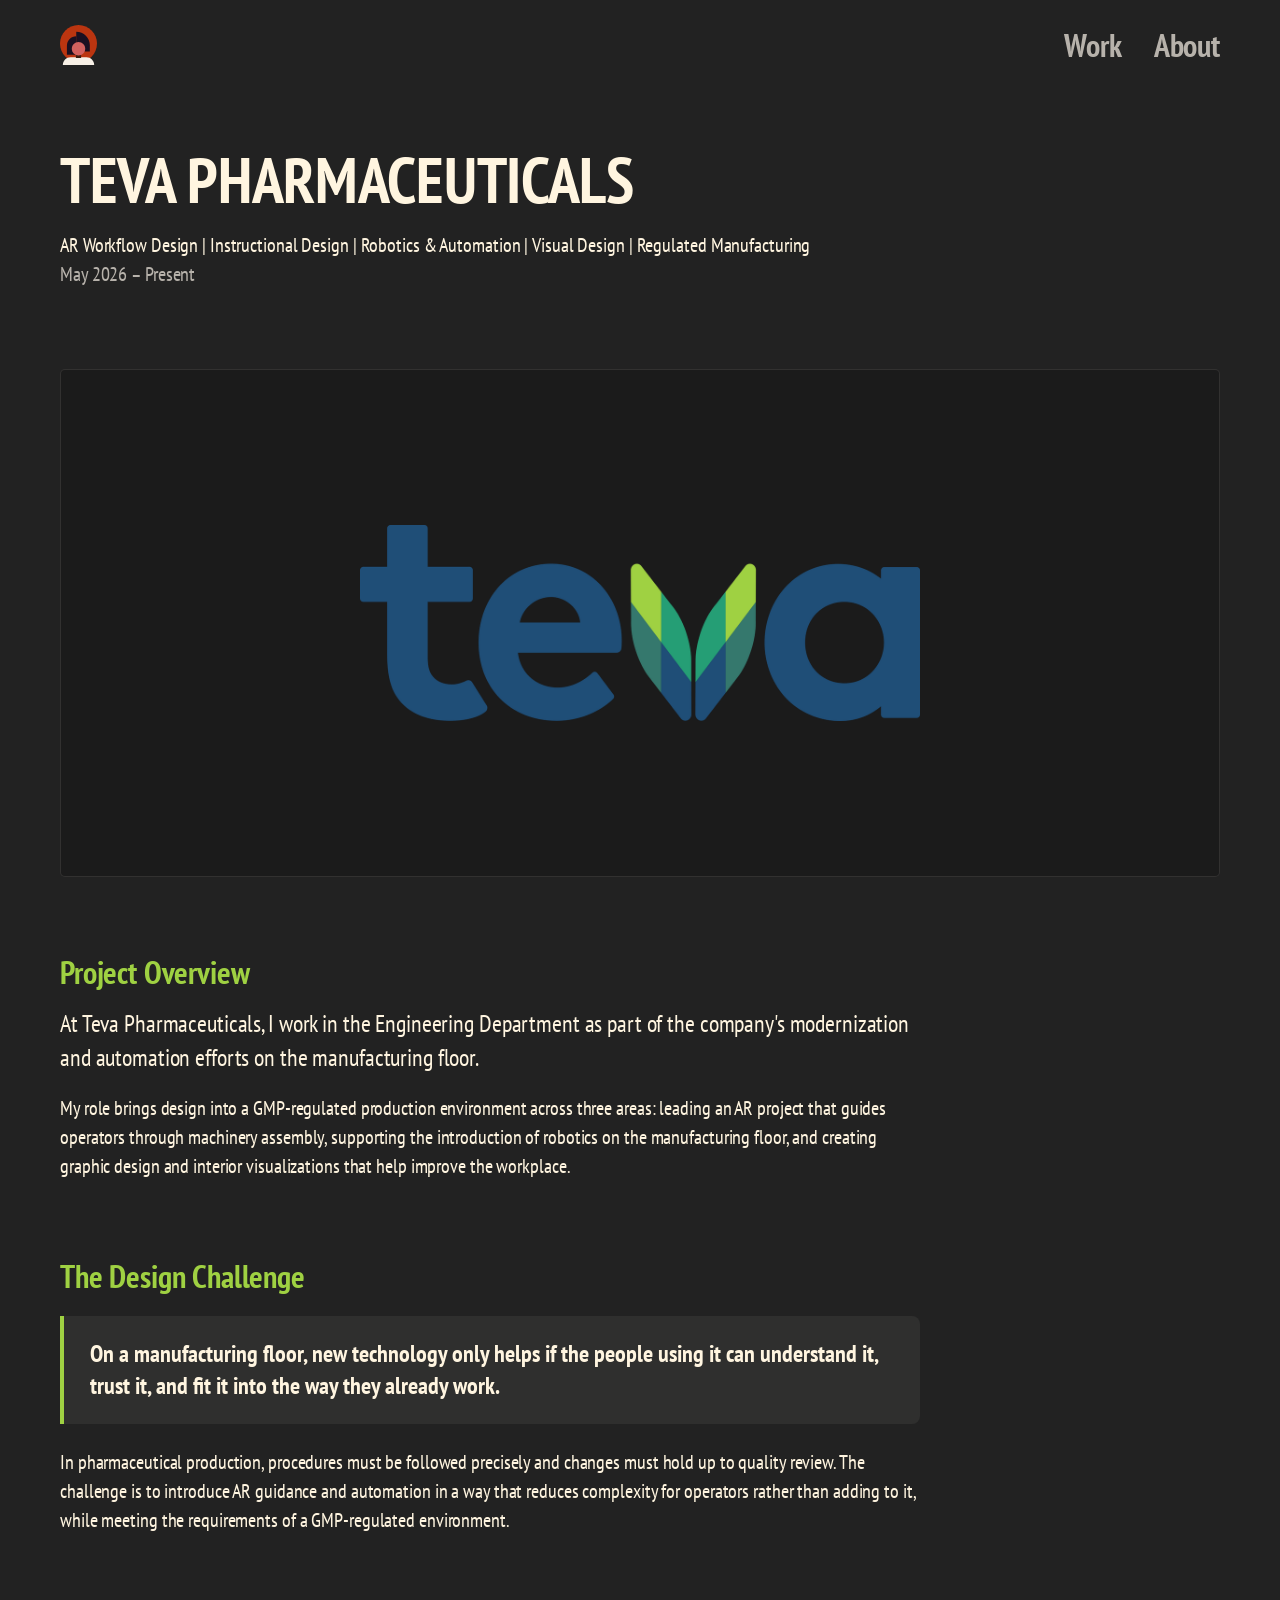
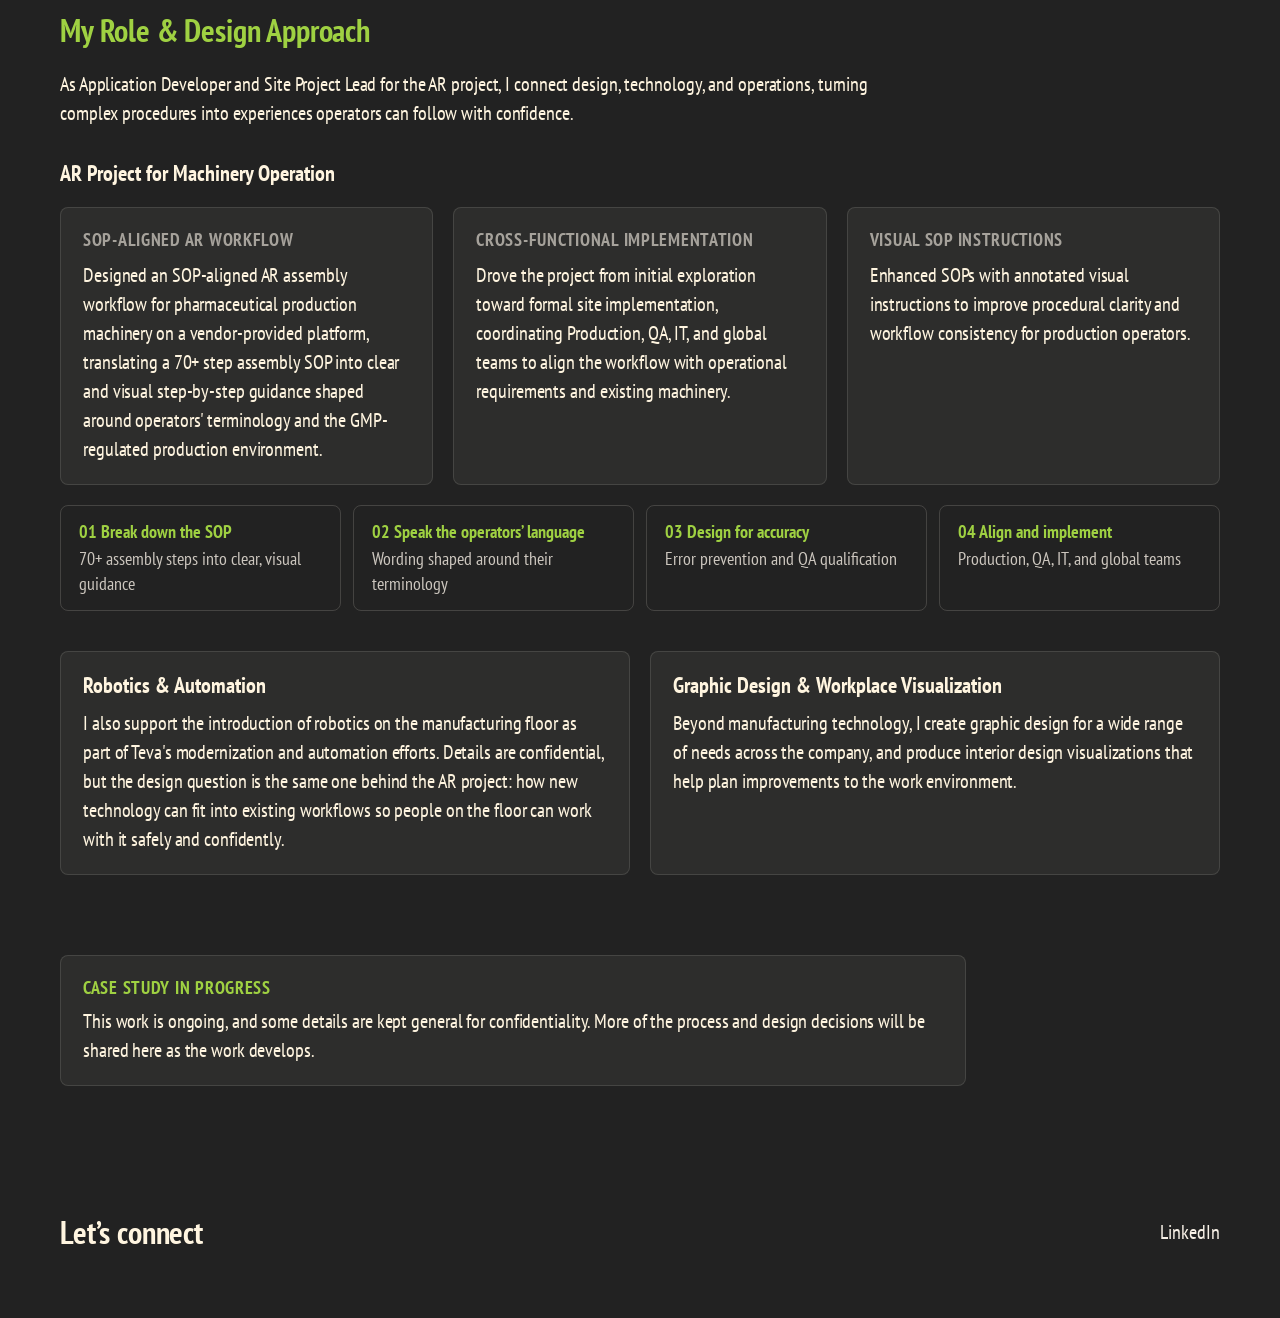
<file: teva.html>
<!doctype html>
<html lang="en">
<head>
<meta charset="utf-8">
<meta name="viewport" content="width=device-width, initial-scale=1">
<title>Teva Pharmaceuticals — Xinyu Jane Yao</title>
<meta name="description" content="Xinyu Jane Yao — UI/UX, interaction and XR design portfolio.">
<link rel="icon" href="assets/logo.svg" type="image/svg+xml">
<link rel="preconnect" href="https://fonts.googleapis.com">
<link rel="stylesheet" href="https://fonts.googleapis.com/css2?family=PT+Sans+Narrow:wght@400;700&amp;display=swap">
<style>
body{margin:0;background:#222}
a{color:#fff5e0;text-decoration:none}a:hover{color:#ffffff}
</style>
<link rel="stylesheet" href="site.css">
</head>
<body>
<div style="width: 100%; min-height: 100vh; background: #222222; color: #fff5e0; font-family: 'PT Sans Narrow', sans-serif; display: flex; flex-direction: column; align-items: center; gap: 60px; overflow-x: clip">

<header style="position: sticky; top: 0; z-index: 100; width: 100%; max-width: 1280px; box-sizing: border-box; padding: 24px clamp(16px, 4.7vw, 60px); display: flex; justify-content: space-between; align-items: center; gap: 16px; background: #222222; box-shadow: 0 0 0 100vmax #222222; clip-path: inset(0 -100vmax)">
<a href="index.html" aria-label="Xinyu Jane Yao — home" style="display: block; width: 37px; height: 40px"><img src="assets/logo.svg" alt="" style="display: block; width: 37px; height: 40px"></a>
<nav aria-label="Main" style="display: flex; align-items: center; gap: 32px">
<a href="index.html" style="font-weight: 700; font-size: 32px; letter-spacing: -0.16px; line-height: 0.95; color: rgba(247,240,230,0.7); padding: 6px 0">Work</a>
<a href="about.html" style="font-weight: 700; font-size: 32px; letter-spacing: -0.16px; line-height: 0.95; color: rgba(247,240,230,0.7); padding: 6px 0">About</a>
</nav>
</header>

<article style="width: 100%; max-width: 1192px; box-sizing: border-box; padding: 0 16px; display: flex; flex-direction: column; gap: 80px">

<header style="display: flex; flex-direction: column; gap: 20px">
<h1 style="margin: 0; font-weight: 700; font-size: clamp(30px, 8.5vw, 64px); letter-spacing: -0.32px; line-height: 0.95; color: #fff5e0; overflow-wrap: anywhere">TEVA PHARMACEUTICALS</h1>
<div style="display: flex; flex-direction: column">
<p style="margin: 0; font-size: 20px; letter-spacing: -0.1px; line-height: 1.45; color: #fff5e0">AR Workflow Design | Instructional Design | Robotics &amp; Automation | Visual Design | Regulated Manufacturing</p>
<p style="margin: 0; font-size: 20px; letter-spacing: -0.1px; line-height: 1.45; color: rgba(247,240,230,0.7)">May 2026 – Present</p>
</div>
</header>

<div style="width: 100%; aspect-ratio: 16 / 7; box-sizing: border-box; border-radius: 5px; background: #1b1b1b; border: 1px solid rgba(247,240,230,0.1); display: flex; align-items: center; justify-content: center; padding: 6%">
<img src="assets/teva-logo.png" alt="Teva Pharmaceuticals logo" style="display: block; width: min(56%, 560px); height: auto">
</div>

<section style="display: flex; flex-direction: column; gap: 20px; max-width: 860px">
<h2 style="margin: 0; font-weight: 700; font-size: 32px; letter-spacing: -0.16px; line-height: 0.95; color: #9FD142">Project Overview</h2>
<p style="margin: 0; font-size: 24px; letter-spacing: -0.12px; line-height: 1.4; color: #fff5e0">At Teva Pharmaceuticals, I work in the Engineering Department as part of the company's modernization and automation efforts on the manufacturing floor.</p>
<p style="margin: 0; font-size: 20px; letter-spacing: -0.1px; line-height: 1.45; color: #fff5e0">My role brings design into a GMP-regulated production environment across three areas: leading an AR project that guides operators through machinery assembly, supporting the introduction of robotics on the manufacturing floor, and creating graphic design and interior visualizations that help improve the workplace.</p>
</section>

<section style="display: flex; flex-direction: column; gap: 24px; max-width: 860px">
<h2 style="margin: 0; font-weight: 700; font-size: 32px; letter-spacing: -0.16px; line-height: 0.95; color: #9FD142">The Design Challenge</h2>
<blockquote style="margin: 0; padding: 22px 26px; border-left: 4px solid #9FD142; border-radius: 0 8px 8px 0; background: rgba(247,240,230,0.06); font-size: 24px; font-weight: 700; line-height: 1.35; color: #fff5e0">On a manufacturing floor, new technology only helps if the people using it can understand it, trust it, and fit it into the way they already work.</blockquote>
<p style="margin: 0; font-size: 20px; letter-spacing: -0.1px; line-height: 1.45; color: #fff5e0">In pharmaceutical production, procedures must be followed precisely and changes must hold up to quality review. The challenge is to introduce AR guidance and automation in a way that reduces complexity for operators rather than adding to it, while meeting the requirements of a GMP-regulated environment.</p>
</section>

<section style="display: flex; flex-direction: column; gap: 24px">
<h2 style="margin: 0; font-weight: 700; font-size: 32px; letter-spacing: -0.16px; line-height: 0.95; color: #9FD142">My Role &amp; Design Approach</h2>
<p style="margin: 0; font-size: 20px; letter-spacing: -0.1px; line-height: 1.45; color: #fff5e0; max-width: 860px">As Application Developer and Site Project Lead for the AR project, I connect design, technology, and operations, turning complex procedures into experiences operators can follow with confidence.</p>

<div style="display: flex; flex-direction: column; gap: 20px; padding-top: 8px">
<h3 style="margin: 0; font-weight: 700; font-size: 22px; line-height: 1.25; color: #fff5e0">AR Project for Machinery Operation</h3>
<div style="display: grid; grid-template-columns: repeat(auto-fit, minmax(min(100%, 320px), 1fr)); gap: 20px">
<div style="padding: 20px 22px; border-radius: 8px; background: rgba(247,240,230,0.05); border: 1px solid rgba(247,240,230,0.12); display: flex; flex-direction: column; gap: 10px"><h4 style="margin: 0; font-weight: 700; font-size: 18px; letter-spacing: 0.04em; text-transform: uppercase; color: rgba(247,240,230,0.6)">SOP-Aligned AR Workflow</h4><p style="margin: 0; font-size: 20px; letter-spacing: -0.1px; line-height: 1.45; color: #fff5e0">Designed an SOP-aligned AR assembly workflow for pharmaceutical production machinery on a vendor-provided platform, translating a 70+ step assembly SOP into clear and visual step-by-step guidance shaped around operators' terminology and the GMP-regulated production environment.</p></div>
<div style="padding: 20px 22px; border-radius: 8px; background: rgba(247,240,230,0.05); border: 1px solid rgba(247,240,230,0.12); display: flex; flex-direction: column; gap: 10px"><h4 style="margin: 0; font-weight: 700; font-size: 18px; letter-spacing: 0.04em; text-transform: uppercase; color: rgba(247,240,230,0.6)">Cross-Functional Implementation</h4><p style="margin: 0; font-size: 20px; letter-spacing: -0.1px; line-height: 1.45; color: #fff5e0">Drove the project from initial exploration toward formal site implementation, coordinating Production, QA, IT, and global teams to align the workflow with operational requirements and existing machinery.</p></div>
<div style="padding: 20px 22px; border-radius: 8px; background: rgba(247,240,230,0.05); border: 1px solid rgba(247,240,230,0.12); display: flex; flex-direction: column; gap: 10px"><h4 style="margin: 0; font-weight: 700; font-size: 18px; letter-spacing: 0.04em; text-transform: uppercase; color: rgba(247,240,230,0.6)">Visual SOP Instructions</h4><p style="margin: 0; font-size: 20px; letter-spacing: -0.1px; line-height: 1.45; color: #fff5e0">Enhanced SOPs with annotated visual instructions to improve procedural clarity and workflow consistency for production operators.</p></div>
</div>
<ol aria-label="AR workflow design approach" style="margin: 0; padding: 0; list-style: none; display: grid; grid-template-columns: repeat(auto-fit, minmax(min(100%, 200px), 1fr)); gap: 12px">
<li style="padding: 14px 18px; border-radius: 8px; border: 1px solid rgba(247,240,230,0.16); display: flex; flex-direction: column; gap: 4px"><span style="font-weight: 700; font-size: 18px; color: #9FD142">01 Break down the SOP</span><span style="font-size: 18px; line-height: 1.35; color: rgba(247,240,230,0.8)">70+ assembly steps into clear, visual guidance</span></li>
<li style="padding: 14px 18px; border-radius: 8px; border: 1px solid rgba(247,240,230,0.16); display: flex; flex-direction: column; gap: 4px"><span style="font-weight: 700; font-size: 18px; color: #9FD142">02 Speak the operators’ language</span><span style="font-size: 18px; line-height: 1.35; color: rgba(247,240,230,0.8)">Wording shaped around their terminology</span></li>
<li style="padding: 14px 18px; border-radius: 8px; border: 1px solid rgba(247,240,230,0.16); display: flex; flex-direction: column; gap: 4px"><span style="font-weight: 700; font-size: 18px; color: #9FD142">03 Design for accuracy</span><span style="font-size: 18px; line-height: 1.35; color: rgba(247,240,230,0.8)">Error prevention and QA qualification</span></li>
<li style="padding: 14px 18px; border-radius: 8px; border: 1px solid rgba(247,240,230,0.16); display: flex; flex-direction: column; gap: 4px"><span style="font-weight: 700; font-size: 18px; color: #9FD142">04 Align and implement</span><span style="font-size: 18px; line-height: 1.35; color: rgba(247,240,230,0.8)">Production, QA, IT, and global teams</span></li>
</ol>
</div>

<div style="display: grid; grid-template-columns: repeat(auto-fit, minmax(min(100%, 340px), 1fr)); gap: 20px; padding-top: 16px">
<div style="padding: 20px 22px; border-radius: 8px; background: rgba(247,240,230,0.05); border: 1px solid rgba(247,240,230,0.12); display: flex; flex-direction: column; gap: 10px"><h3 style="margin: 0; font-weight: 700; font-size: 22px; line-height: 1.25; color: #fff5e0">Robotics &amp; Automation</h3><p style="margin: 0; font-size: 20px; letter-spacing: -0.1px; line-height: 1.45; color: #fff5e0">I also support the introduction of robotics on the manufacturing floor as part of Teva's modernization and automation efforts. Details are confidential, but the design question is the same one behind the AR project: how new technology can fit into existing workflows so people on the floor can work with it safely and confidently.</p></div>
<div style="padding: 20px 22px; border-radius: 8px; background: rgba(247,240,230,0.05); border: 1px solid rgba(247,240,230,0.12); display: flex; flex-direction: column; gap: 10px"><h3 style="margin: 0; font-weight: 700; font-size: 22px; line-height: 1.25; color: #fff5e0">Graphic Design &amp; Workplace Visualization</h3><p style="margin: 0; font-size: 20px; letter-spacing: -0.1px; line-height: 1.45; color: #fff5e0">Beyond manufacturing technology, I create graphic design for a wide range of needs across the company, and produce interior design visualizations that help plan improvements to the work environment.</p></div>
</div>
</section>

<section aria-label="Status" style="padding: 20px 22px; border-radius: 8px; background: rgba(247,240,230,0.05); border: 1px solid rgba(247,240,230,0.12); display: flex; flex-direction: column; gap: 8px; max-width: 860px">
<p style="margin: 0; font-weight: 700; font-size: 18px; letter-spacing: 0.04em; text-transform: uppercase; color: #9FD142">Case study in progress</p>
<p style="margin: 0; font-size: 20px; letter-spacing: -0.1px; line-height: 1.45; color: #fff5e0">This work is ongoing, and some details are kept general for confidentiality. More of the process and design decisions will be shared here as the work develops.</p>
</section>

</article>

<footer style="width: 100%; max-width: 1280px; box-sizing: border-box; padding: 64px clamp(16px, 4.7vw, 60px); display: flex; justify-content: space-between; align-items: center; gap: 16px">
<p style="margin: 0; font-weight: 700; font-size: 32px; letter-spacing: -0.16px; line-height: 0.95; color: #fff5e0">Let’s connect</p>
<nav aria-label="Social">
<a href="https://www.linkedin.com/in/xinyu-jane-yao-3784961b5" style="display: inline-flex; align-items: center; min-height: 44px; font-size: 20px; color: #f7f0e6">LinkedIn</a>
</nav>
</footer>

</div>
<script src="site.js" defer></script>
</body>
</html>
</file>
<file: site.css>
/* Shared extras for the static export */
[hidden] { display: none !important; }

html { scroll-behavior: smooth; }

@media (prefers-reduced-motion: reduce) {
  html { scroll-behavior: auto; }
}

:focus-visible {
  outline: 2px solid #fff5e0;
  outline-offset: 3px;
}

/* Landing-page project cards: keyboard and touch-scroll states */
.card.is-scroll-active,
.card:focus-visible,
.card:has(> a:first-child:focus-visible) {
  box-shadow:
    0 0 15px 0 rgba(var(--rgb), 0.15),
    0 0 5px 0 rgba(0, 0, 0, 0.15) !important;
}

.card.is-scroll-active .ov,
.card:focus-visible .ov,
.card:has(> a:first-child:focus-visible) .ov {
  opacity: 1 !important;
}

/* Avoid sticky simulated hover on touchscreens. */
@media (hover: hover) {
  .card:hover {
    box-shadow:
      0 0 15px 0 rgba(var(--rgb), 0.15),
      0 0 5px 0 rgba(0, 0, 0, 0.15) !important;
  }

  .card:hover .ov {
    opacity: 1 !important;
  }
}
@media (max-width: 600px) {
  main > section[aria-label="Intro"],
  main > section[aria-label="Projects"] {
    padding-left: 24px !important;
    padding-right: 24px !important;
  }
}
/* Mobile layouts */
@media (max-width: 600px) {

  /* Landing page: slightly larger side margins */
  main > section[aria-label="Intro"],
  main > section[aria-label="Projects"] {
    padding-left: 24px !important;
    padding-right: 24px !important;
  }

  /* Profile section: remove fixed height and match side margins */
  #about {
    height: auto !important;
    padding-left: 24px !important;
    padding-right: 24px !important;
  }

  /* Smaller, left-aligned slogan beneath the profile picture */
  #about h2 {
    font-size: clamp(26px, 4.5vw, 20px) !important;
    line-height: 1.4 !important;
    text-align: left !important;
    gap: 8px !important;
    text-wrap: pretty;
  }

  /* BWC: three screens in one row, with a larger middle screen */
  article > div:has(> figure > img[src="assets/bwc-power-on.png"]) {
    display: grid !important;
    grid-template-columns:
      minmax(0, 1fr)
      minmax(0, 1.16fr)
      minmax(0, 1fr);
    align-items: end !important;
    gap: 10px !important;
    padding: 12px 0 !important;
  }

  article > div:has(> figure > img[src="assets/bwc-power-on.png"]) > figure {
    min-width: 0;
    gap: 8px !important;
  }

  article > div:has(> figure > img[src="assets/bwc-power-on.png"]) figcaption {
    font-size: clamp(11px, 3vw, 14px) !important;
    line-height: 1.3 !important;
    min-height: 2.6em;
  }

  /*
   * Two-column galleries:
   * - BWC sketches
   * - Applied Behavior UI screens
   * - Eye IFX images and iterations
   */
  article div:has(> figure > button[data-lb-open*='"g":"sketches"']),
  article div:has(> figure > button > img[src^="assets/ui-"]),
  body:has(article img[src="assets/eye-pk.png"]) article div:has(> figure) {
    display: grid !important;
    grid-template-columns: repeat(2, minmax(0, 1fr)) !important;
    gap: 16px 12px !important;
  }

  /* Allow thumbnails to shrink within their columns */
  article div:has(> figure > button[data-lb-open*='"g":"sketches"']) > figure,
  article div:has(> figure > button > img[src^="assets/ui-"]) > figure,
  body:has(article img[src="assets/eye-pk.png"]) article div:has(> figure) > figure {
    min-width: 0;
  }

  /* Smaller captions for sketches and Eye IFX images */
  article div:has(> figure > button[data-lb-open*='"g":"sketches"']) figcaption,
  body:has(article img[src="assets/eye-pk.png"]) article figure figcaption {
    font-size: 14px !important;
    line-height: 1.35 !important;
    overflow-wrap: anywhere;
  }

  /* Applied Behavior: pictures only, still tappable to enlarge */
  article div:has(> figure > button > img[src^="assets/ui-"]) figcaption {
    display: none;
  }
}
/* Lightbox on touch screens: pinch to zoom replaces the Fit / 100% toggle. */
@media (hover: none) and (pointer: coarse) {
  [data-lb-dialog] [data-act="zoom"] { display: none !important; }
  [data-lb-dialog] { touch-action: none; overscroll-behavior: contain; }
}

/* Pinned header: keep in-page links clear of it, and make it slimmer on phones. */
html { scroll-padding-top: 96px; }
@media (max-width: 600px) {
  html { scroll-padding-top: 72px; }
  header:has(> nav[aria-label="Main"]) {
    padding-top: 14px !important;
    padding-bottom: 14px !important;
  }
}
</file>
